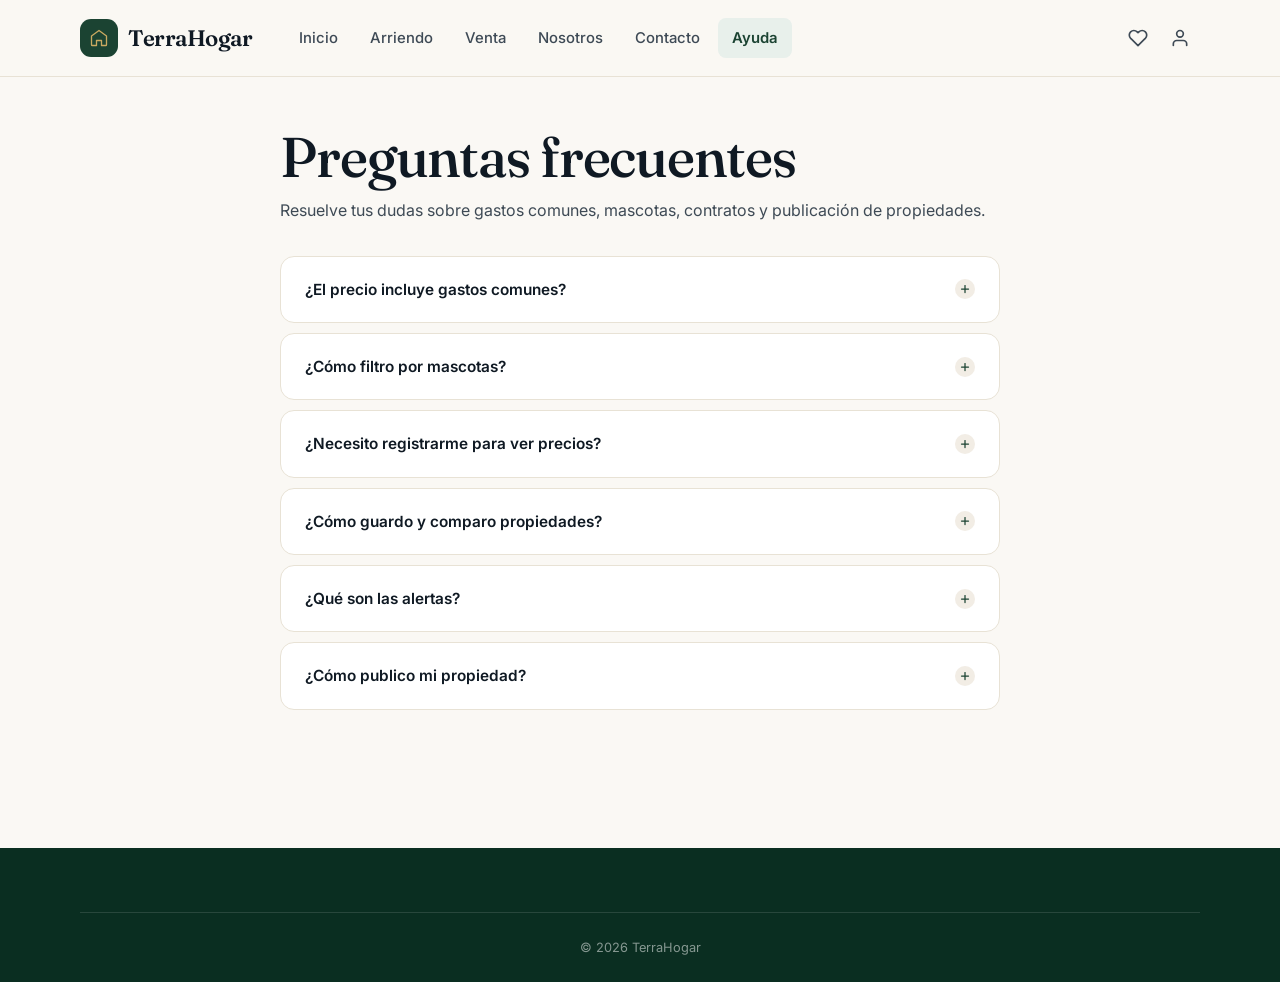
<file: ayuda.html>
<!DOCTYPE html>
<html lang="es">
<head>
  <meta charset="UTF-8" />
  <meta name="viewport" content="width=device-width, initial-scale=1.0" />
  <title>Ayuda — TerraHogar</title>
  <meta name="theme-color" content="#1B4332" />
  <link rel="preconnect" href="https://fonts.googleapis.com" />
  <link rel="preconnect" href="https://fonts.gstatic.com" crossorigin />
  <link href="https://fonts.googleapis.com/css2?family=Fraunces:opsz,wght@9..144,400;9..144,500;9..144,600;9..144,700&family=Inter:wght@400;500;600;700&display=swap" rel="stylesheet" />
  <link rel="stylesheet" href="css/styles.css" />
  <link rel="icon" href="data:image/svg+xml,<svg xmlns='http://www.w3.org/2000/svg' viewBox='0 0 24 24' fill='%231B4332'><path d='M3 9l9-7 9 7v11a2 2 0 01-2 2H5a2 2 0 01-2-2z'/></svg>" />
</head>
<body>

  <a class="skip-link" href="#main-content">Saltar al contenido principal</a>

  <header class="site-header">
    <div class="container header-inner">
      <a href="index.html" class="logo" aria-label="TerraHogar, ir al inicio">
        <span class="logo-mark" aria-hidden="true"><svg viewBox="0 0 24 24" fill="none" stroke="currentColor" stroke-width="1.6" stroke-linecap="round" stroke-linejoin="round"><path d="M3 9.5L12 3l9 6.5V20a1 1 0 0 1-1 1h-5v-6h-6v6H4a1 1 0 0 1-1-1V9.5z"/></svg></span>
        <span class="logo-text">TerraHogar</span>
      </a>
      <nav class="nav-main" aria-label="Navegación principal">
        <a href="index.html">Inicio</a>
        <a href="listado.html?op=arriendo">Arriendo</a>
        <a href="listado.html?op=venta">Venta</a>
        <a href="nosotros.html">Nosotros</a>
        <a href="contacto.html">Contacto</a>
        <a href="ayuda.html">Ayuda</a>
      </nav>
      <div class="header-actions">
        <a href="favoritos.html" class="icon-btn" aria-label="Ver favoritos">
          <svg viewBox="0 0 24 24" fill="none" stroke="currentColor" stroke-width="2" stroke-linecap="round" stroke-linejoin="round" aria-hidden="true"><path d="M20.84 4.61a5.5 5.5 0 0 0-7.78 0L12 5.67l-1.06-1.06a5.5 5.5 0 0 0-7.78 7.78l1.06 1.06L12 21.23l7.78-7.78 1.06-1.06a5.5 5.5 0 0 0 0-7.78z"/></svg>
          <span class="badge-fav" aria-live="polite">0</span>
        </a>
        <a href="cuenta.html" class="icon-btn" aria-label="Mi cuenta">
          <svg viewBox="0 0 24 24" fill="none" stroke="currentColor" stroke-width="2" stroke-linecap="round" stroke-linejoin="round" aria-hidden="true"><path d="M20 21v-2a4 4 0 0 0-4-4H8a4 4 0 0 0-4 4v2"/><circle cx="12" cy="7" r="4"/></svg>
        </a>
        <button class="menu-toggle" aria-label="Abrir menú" aria-expanded="false" aria-controls="nav-main">
          <svg viewBox="0 0 24 24" fill="none" stroke="currentColor" stroke-width="2" stroke-linecap="round" stroke-linejoin="round" aria-hidden="true"><line x1="4" y1="6" x2="20" y2="6"/><line x1="4" y1="12" x2="20" y2="12"/><line x1="4" y1="18" x2="20" y2="18"/></svg>
        </button>
      </div>
    </div>
  </header>

  <main id="main-content" class="container" style="padding-top:48px;padding-bottom:64px;max-width:800px;">
    <h1>Preguntas frecuentes</h1>
    <p style="color:var(--ink-2);margin:8px 0 32px;">Resuelve tus dudas sobre gastos comunes, mascotas, contratos y publicación de propiedades.</p>

    <details class="faq-item"><summary>¿El precio incluye gastos comunes?</summary><p>No. Mostramos el precio de arriendo y, aparte, los gastos comunes. En la ficha ves el costo total mensual estimado para que no haya sorpresas.</p></details>
    <details class="faq-item"><summary>¿Cómo filtro por mascotas?</summary><p>En el listado, activa la casilla "Permiten mascotas" en la sección de condiciones. También verás el ícono de huella en las tarjetas compatibles.</p></details>
    <details class="faq-item"><summary>¿Necesito registrarme para ver precios?</summary><p>No. Todos los precios y detalles están visibles sin registro. Solo necesitas una cuenta si quieres sincronizar tus favoritos entre dispositivos.</p></details>
    <details class="faq-item"><summary>¿Cómo guardo y comparo propiedades?</summary><p>Usa el corazón en cualquier tarjeta. Ve a "Favoritos" y marca hasta 4 propiedades para compararlas lado a lado.</p></details>
    <details class="faq-item"><summary>¿Qué son las alertas?</summary><p>Son notificaciones que te enviamos por correo o WhatsApp cuando aparece una propiedad que coincide con una búsqueda que guardaste.</p></details>
    <details class="faq-item"><summary>¿Cómo publico mi propiedad?</summary><p>Contáctanos desde la página de <a href="contacto.html" style="color:var(--primary);text-decoration:underline;">Contacto</a> y un asesor te guiará en el proceso de publicación.</p></details>
  </main>

  <nav class="bottom-nav" aria-label="Navegación móvil">
    <ul>
      <li><a href="index.html"><span class="nav-icon" aria-hidden="true"><svg viewBox="0 0 24 24" fill="none" stroke="currentColor" stroke-width="2" stroke-linecap="round" stroke-linejoin="round"><path d="M3 9l9-7 9 7v11a2 2 0 0 1-2 2H5a2 2 0 0 1-2-2z"/></svg></span><span>Inicio</span></a></li>
      <li><a href="listado.html?op=arriendo"><span class="nav-icon" aria-hidden="true"><svg viewBox="0 0 24 24" fill="none" stroke="currentColor" stroke-width="2" stroke-linecap="round" stroke-linejoin="round"><circle cx="7.5" cy="15.5" r="5.5"/><path d="m21 2-9.6 9.6"/><path d="m15.5 7.5 3 3L22 7l-3-3"/></svg></span><span>Arriendo</span></a></li>
      <li><a href="listado.html?op=venta"><span class="nav-icon" aria-hidden="true"><svg viewBox="0 0 24 24" fill="none" stroke="currentColor" stroke-width="2" stroke-linecap="round" stroke-linejoin="round"><path d="M3 9l9-7 9 7v11a2 2 0 0 1-2 2H5a2 2 0 0 1-2-2z"/><polyline points="9 22 9 12 15 12 15 22"/></svg></span><span>Venta</span></a></li>
      <li><a href="favoritos.html"><span class="nav-icon" aria-hidden="true"><svg viewBox="0 0 24 24" fill="none" stroke="currentColor" stroke-width="2" stroke-linecap="round" stroke-linejoin="round"><path d="M20.84 4.61a5.5 5.5 0 0 0-7.78 0L12 5.67l-1.06-1.06a5.5 5.5 0 0 0-7.78 7.78l1.06 1.06L12 21.23l7.78-7.78 1.06-1.06a5.5 5.5 0 0 0 0-7.78z"/></svg></span><span>Favoritos</span><span class="badge-fav" aria-live="polite">0</span></a></li>
      <li><a href="cuenta.html"><span class="nav-icon" aria-hidden="true"><svg viewBox="0 0 24 24" fill="none" stroke="currentColor" stroke-width="2" stroke-linecap="round" stroke-linejoin="round"><path d="M20 21v-2a4 4 0 0 0-4-4H8a4 4 0 0 0-4 4v2"/><circle cx="12" cy="7" r="4"/></svg></span><span>Cuenta</span></a></li>
    </ul>
  </nav>

  <footer class="site-footer">
    <div class="container"><div class="copy">© 2026 TerraHogar</div></div>
  </footer>

  <script src="js/data.js"></script>
  <script src="js/app.js"></script>
</body>
</html>
</file>
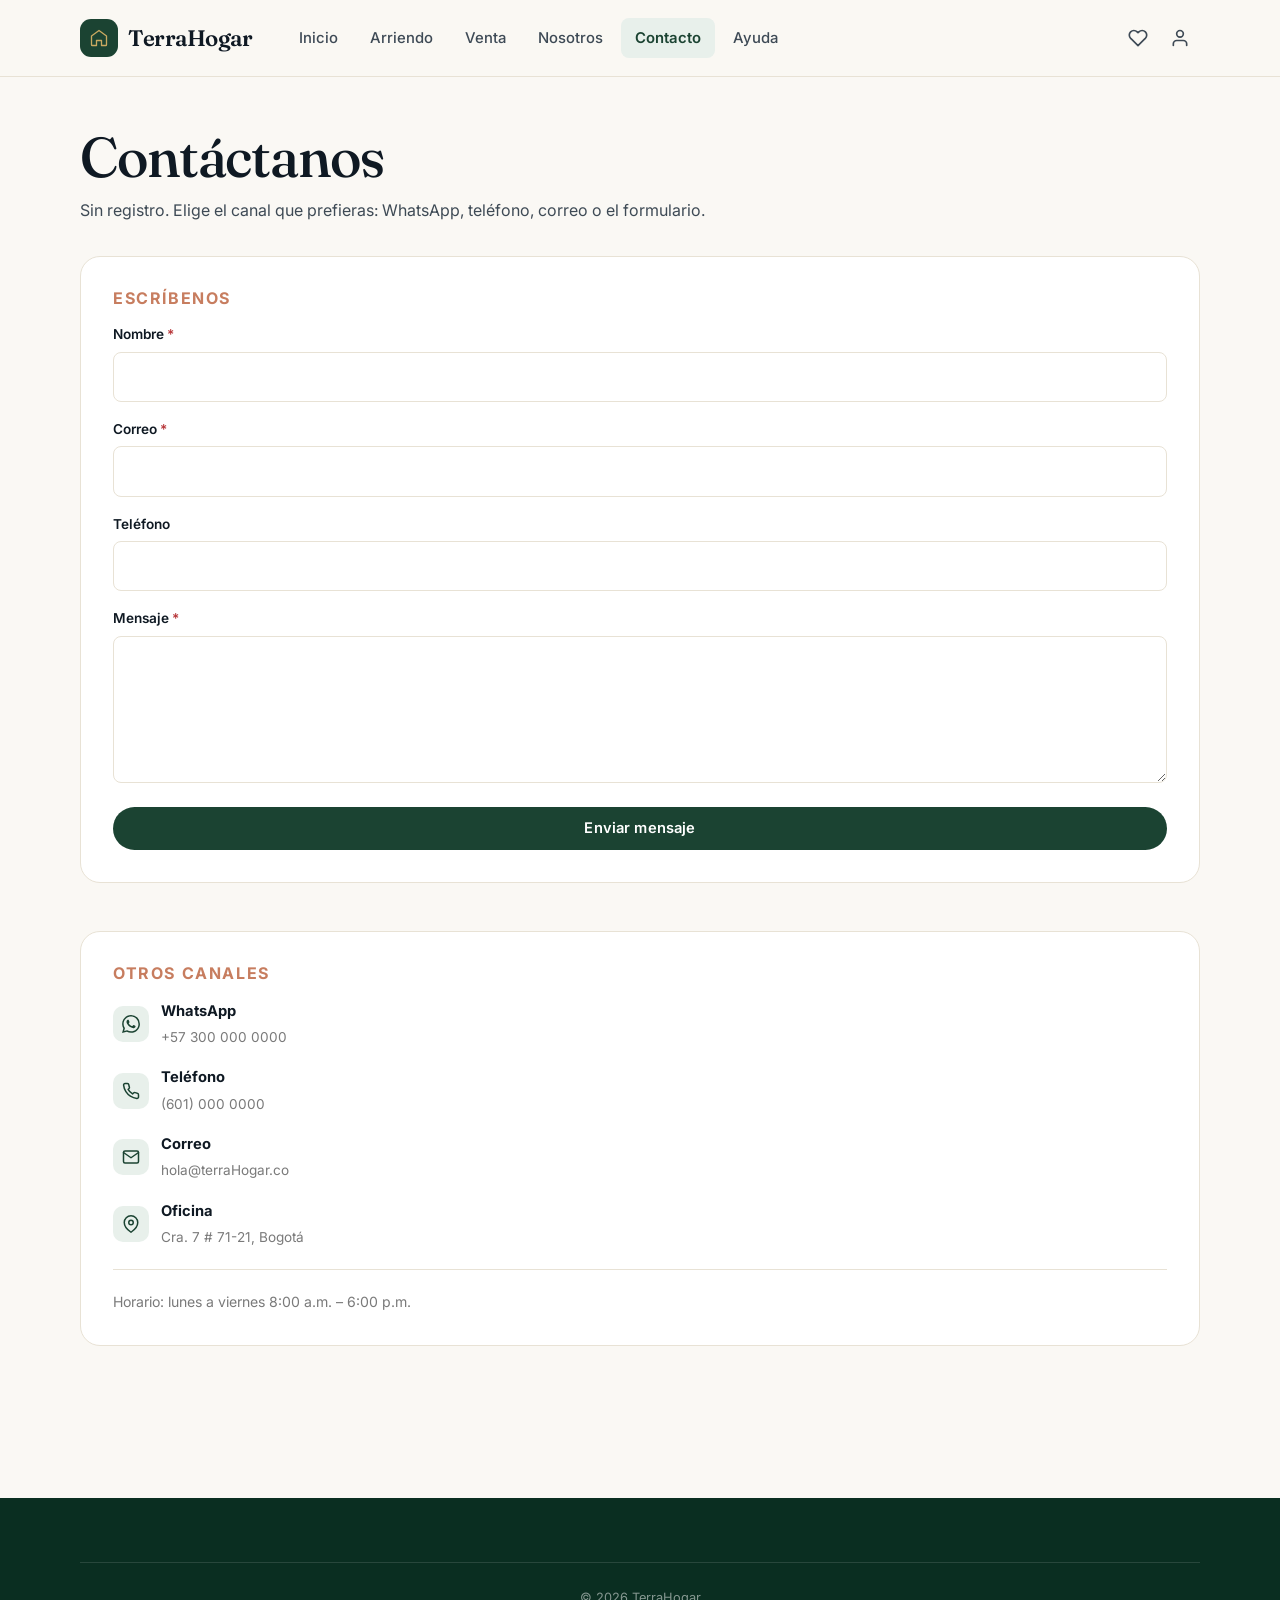
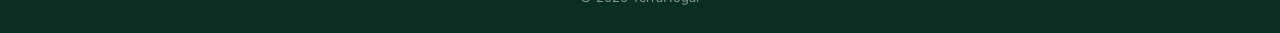
<file: contacto.html>
<!DOCTYPE html>
<html lang="es">
<head>
  <meta charset="UTF-8" />
  <meta name="viewport" content="width=device-width, initial-scale=1.0" />
  <title>Contacto — TerraHogar</title>
  <meta name="theme-color" content="#1B4332" />
  <link rel="preconnect" href="https://fonts.googleapis.com" />
  <link rel="preconnect" href="https://fonts.gstatic.com" crossorigin />
  <link href="https://fonts.googleapis.com/css2?family=Fraunces:opsz,wght@9..144,400;9..144,500;9..144,600;9..144,700&family=Inter:wght@400;500;600;700&display=swap" rel="stylesheet" />
  <link rel="stylesheet" href="css/styles.css" />
  <link rel="icon" href="data:image/svg+xml,<svg xmlns='http://www.w3.org/2000/svg' viewBox='0 0 24 24' fill='%231B4332'><path d='M3 9l9-7 9 7v11a2 2 0 01-2 2H5a2 2 0 01-2-2z'/></svg>" />
</head>
<body>

  <a class="skip-link" href="#main-content">Saltar al contenido principal</a>

  <header class="site-header">
    <div class="container header-inner">
      <a href="index.html" class="logo" aria-label="TerraHogar, ir al inicio">
        <span class="logo-mark" aria-hidden="true"><svg viewBox="0 0 24 24" fill="none" stroke="currentColor" stroke-width="1.6" stroke-linecap="round" stroke-linejoin="round"><path d="M3 9.5L12 3l9 6.5V20a1 1 0 0 1-1 1h-5v-6h-6v6H4a1 1 0 0 1-1-1V9.5z"/></svg></span>
        <span class="logo-text">TerraHogar</span>
      </a>
      <nav class="nav-main" aria-label="Navegación principal">
        <a href="index.html">Inicio</a>
        <a href="listado.html?op=arriendo">Arriendo</a>
        <a href="listado.html?op=venta">Venta</a>
        <a href="nosotros.html">Nosotros</a>
        <a href="contacto.html">Contacto</a>
        <a href="ayuda.html">Ayuda</a>
      </nav>
      <div class="header-actions">
        <a href="favoritos.html" class="icon-btn" aria-label="Ver favoritos">
          <svg viewBox="0 0 24 24" fill="none" stroke="currentColor" stroke-width="2" stroke-linecap="round" stroke-linejoin="round" aria-hidden="true"><path d="M20.84 4.61a5.5 5.5 0 0 0-7.78 0L12 5.67l-1.06-1.06a5.5 5.5 0 0 0-7.78 7.78l1.06 1.06L12 21.23l7.78-7.78 1.06-1.06a5.5 5.5 0 0 0 0-7.78z"/></svg>
          <span class="badge-fav" aria-live="polite">0</span>
        </a>
        <a href="cuenta.html" class="icon-btn" aria-label="Mi cuenta">
          <svg viewBox="0 0 24 24" fill="none" stroke="currentColor" stroke-width="2" stroke-linecap="round" stroke-linejoin="round" aria-hidden="true"><path d="M20 21v-2a4 4 0 0 0-4-4H8a4 4 0 0 0-4 4v2"/><circle cx="12" cy="7" r="4"/></svg>
        </a>
        <button class="menu-toggle" aria-label="Abrir menú" aria-expanded="false" aria-controls="nav-main">
          <svg viewBox="0 0 24 24" fill="none" stroke="currentColor" stroke-width="2" stroke-linecap="round" stroke-linejoin="round" aria-hidden="true"><line x1="4" y1="6" x2="20" y2="6"/><line x1="4" y1="12" x2="20" y2="12"/><line x1="4" y1="18" x2="20" y2="18"/></svg>
        </button>
      </div>
    </div>
  </header>

  <main id="main-content" class="container" style="padding-top:48px;padding-bottom:64px;">
    <div style="max-width:640px;margin-bottom:32px;">
      <h1>Contáctanos</h1>
      <p style="color:var(--ink-2);margin-top:8px;">Sin registro. Elige el canal que prefieras: WhatsApp, teléfono, correo o el formulario.</p>
    </div>

    <div style="display:grid;gap:24px;grid-template-columns:1fr;" class="contact-grid">
      <div class="panel-card">
        <h2 style="font-family:var(--font-sans);font-size:1rem;font-weight:700;text-transform:uppercase;letter-spacing:.1em;color:var(--accent);margin-bottom:16px;">Escríbenos</h2>
        <form onsubmit="event.preventDefault(); toast('Mensaje enviado. Te responderemos pronto.'); this.reset();">
          <div class="form-field"><label for="c-nombre">Nombre <span class="req">*</span></label><input id="c-nombre" required /></div>
          <div class="form-field"><label for="c-correo">Correo <span class="req">*</span></label><input id="c-correo" type="email" required /></div>
          <div class="form-field"><label for="c-tel">Teléfono</label><input id="c-tel" type="tel" /></div>
          <div class="form-field"><label for="c-msg">Mensaje <span class="req">*</span></label><textarea id="c-msg" rows="5" required></textarea></div>
          <button class="btn btn-primary btn-block" type="submit">Enviar mensaje</button>
        </form>
      </div>

      <div class="panel-card">
        <h2 style="font-family:var(--font-sans);font-size:1rem;font-weight:700;text-transform:uppercase;letter-spacing:.1em;color:var(--accent);margin-bottom:16px;">Otros canales</h2>
        <div style="display:flex;flex-direction:column;gap:16px;">
          <div style="display:flex;gap:12px;align-items:center;">
            <div style="width:36px;height:36px;border-radius:10px;background:var(--primary-light);color:var(--primary);display:grid;place-items:center;flex-shrink:0;">
              <svg viewBox="0 0 24 24" fill="currentColor" style="width:18px;height:18px;"><path d="M17.472 14.382c-.297-.149-1.758-.867-2.03-.967-.273-.099-.471-.148-.67.15-.197.297-.767.966-.94 1.164-.173.199-.347.223-.644.075-.297-.15-1.255-.463-2.39-1.475-.883-.788-1.48-1.761-1.653-2.059-.173-.297-.018-.458.13-.606.134-.133.298-.347.446-.52.149-.174.198-.298.298-.497.099-.198.05-.371-.025-.52-.075-.149-.669-1.612-.916-2.207-.242-.579-.487-.5-.669-.51-.173-.008-.371-.01-.57-.01-.198 0-.52.074-.792.372-.272.297-1.04 1.016-1.04 2.479 0 1.462 1.065 2.875 1.213 3.074.149.198 2.096 3.2 5.077 4.487.709.306 1.262.489 1.694.625.712.227 1.36.195 1.871.118.571-.085 1.758-.719 2.006-1.413.248-.694.248-1.289.173-1.413-.074-.124-.272-.198-.57-.347m-5.421 7.403h-.004a9.87 9.87 0 01-5.031-1.378l-.361-.214-3.741.982.998-3.648-.235-.374a9.86 9.86 0 01-1.51-5.26c.001-5.45 4.436-9.884 9.888-9.884 2.64 0 5.122 1.03 6.988 2.898a9.825 9.825 0 012.893 6.994c-.003 5.45-4.437 9.884-9.885 9.884m8.413-18.297A11.815 11.815 0 0012.05 0C5.495 0 .16 5.335.157 11.892c0 2.096.547 4.142 1.588 5.945L.057 24l6.305-1.654a11.882 11.882 0 005.683 1.448h.005c6.554 0 11.89-5.335 11.893-11.893a11.821 11.821 0 00-3.48-8.413z"/></svg>
            </div>
            <div><strong style="display:block;font-size:.92rem;">WhatsApp</strong><span style="font-size:.85rem;color:var(--muted);">+57 300 000 0000</span></div>
          </div>
          <div style="display:flex;gap:12px;align-items:center;">
            <div style="width:36px;height:36px;border-radius:10px;background:var(--primary-light);color:var(--primary);display:grid;place-items:center;flex-shrink:0;">
              <svg viewBox="0 0 24 24" fill="none" stroke="currentColor" stroke-width="2" stroke-linecap="round" stroke-linejoin="round" style="width:18px;height:18px;"><path d="M22 16.92v3a2 2 0 0 1-2.18 2 19.79 19.79 0 0 1-8.63-3.07 19.5 19.5 0 0 1-6-6 19.79 19.79 0 0 1-3.07-8.67A2 2 0 0 1 4.11 2h3a2 2 0 0 1 2 1.72 12.84 12.84 0 0 0 .7 2.81 2 2 0 0 1-.45 2.11L8.09 9.91a16 16 0 0 0 6 6l1.27-1.27a2 2 0 0 1 2.11-.45 12.84 12.84 0 0 0 2.81.7A2 2 0 0 1 22 16.92z"/></svg>
            </div>
            <div><strong style="display:block;font-size:.92rem;">Teléfono</strong><span style="font-size:.85rem;color:var(--muted);">(601) 000 0000</span></div>
          </div>
          <div style="display:flex;gap:12px;align-items:center;">
            <div style="width:36px;height:36px;border-radius:10px;background:var(--primary-light);color:var(--primary);display:grid;place-items:center;flex-shrink:0;">
              <svg viewBox="0 0 24 24" fill="none" stroke="currentColor" stroke-width="2" stroke-linecap="round" stroke-linejoin="round" style="width:18px;height:18px;"><path d="M4 4h16c1.1 0 2 .9 2 2v12c0 1.1-.9 2-2 2H4c-1.1 0-2-.9-2-2V6c0-1.1.9-2 2-2z"/><polyline points="22,6 12,13 2,6"/></svg>
            </div>
            <div><strong style="display:block;font-size:.92rem;">Correo</strong><span style="font-size:.85rem;color:var(--muted);">hola@terraHogar.co</span></div>
          </div>
          <div style="display:flex;gap:12px;align-items:center;">
            <div style="width:36px;height:36px;border-radius:10px;background:var(--primary-light);color:var(--primary);display:grid;place-items:center;flex-shrink:0;">
              <svg viewBox="0 0 24 24" fill="none" stroke="currentColor" stroke-width="2" stroke-linecap="round" stroke-linejoin="round" style="width:18px;height:18px;"><path d="M21 10c0 7-9 13-9 13s-9-6-9-13a9 9 0 0 1 18 0z"/><circle cx="12" cy="10" r="3"/></svg>
            </div>
            <div><strong style="display:block;font-size:.92rem;">Oficina</strong><span style="font-size:.85rem;color:var(--muted);">Cra. 7 # 71-21, Bogotá</span></div>
          </div>
        </div>
        <hr style="border:none;border-top:1px solid var(--border);margin:20px 0;" />
        <p style="color:var(--muted);font-size:.88rem;">Horario: lunes a viernes 8:00 a.m. – 6:00 p.m.</p>
      </div>
    </div>
  </main>

  <nav class="bottom-nav" aria-label="Navegación móvil">
    <ul>
      <li><a href="index.html"><span class="nav-icon" aria-hidden="true"><svg viewBox="0 0 24 24" fill="none" stroke="currentColor" stroke-width="2" stroke-linecap="round" stroke-linejoin="round"><path d="M3 9l9-7 9 7v11a2 2 0 0 1-2 2H5a2 2 0 0 1-2-2z"/></svg></span><span>Inicio</span></a></li>
      <li><a href="listado.html?op=arriendo"><span class="nav-icon" aria-hidden="true"><svg viewBox="0 0 24 24" fill="none" stroke="currentColor" stroke-width="2" stroke-linecap="round" stroke-linejoin="round"><circle cx="7.5" cy="15.5" r="5.5"/><path d="m21 2-9.6 9.6"/><path d="m15.5 7.5 3 3L22 7l-3-3"/></svg></span><span>Arriendo</span></a></li>
      <li><a href="listado.html?op=venta"><span class="nav-icon" aria-hidden="true"><svg viewBox="0 0 24 24" fill="none" stroke="currentColor" stroke-width="2" stroke-linecap="round" stroke-linejoin="round"><path d="M3 9l9-7 9 7v11a2 2 0 0 1-2 2H5a2 2 0 0 1-2-2z"/><polyline points="9 22 9 12 15 12 15 22"/></svg></span><span>Venta</span></a></li>
      <li><a href="favoritos.html"><span class="nav-icon" aria-hidden="true"><svg viewBox="0 0 24 24" fill="none" stroke="currentColor" stroke-width="2" stroke-linecap="round" stroke-linejoin="round"><path d="M20.84 4.61a5.5 5.5 0 0 0-7.78 0L12 5.67l-1.06-1.06a5.5 5.5 0 0 0-7.78 7.78l1.06 1.06L12 21.23l7.78-7.78 1.06-1.06a5.5 5.5 0 0 0 0-7.78z"/></svg></span><span>Favoritos</span><span class="badge-fav" aria-live="polite">0</span></a></li>
      <li><a href="cuenta.html"><span class="nav-icon" aria-hidden="true"><svg viewBox="0 0 24 24" fill="none" stroke="currentColor" stroke-width="2" stroke-linecap="round" stroke-linejoin="round"><path d="M20 21v-2a4 4 0 0 0-4-4H8a4 4 0 0 0-4 4v2"/><circle cx="12" cy="7" r="4"/></svg></span><span>Cuenta</span></a></li>
    </ul>
  </nav>

  <footer class="site-footer">
    <div class="container"><div class="copy">© 2026 TerraHogar</div></div>
  </footer>

  <script src="js/data.js"></script>
  <script src="js/app.js"></script>
</body>
</html>
</file>
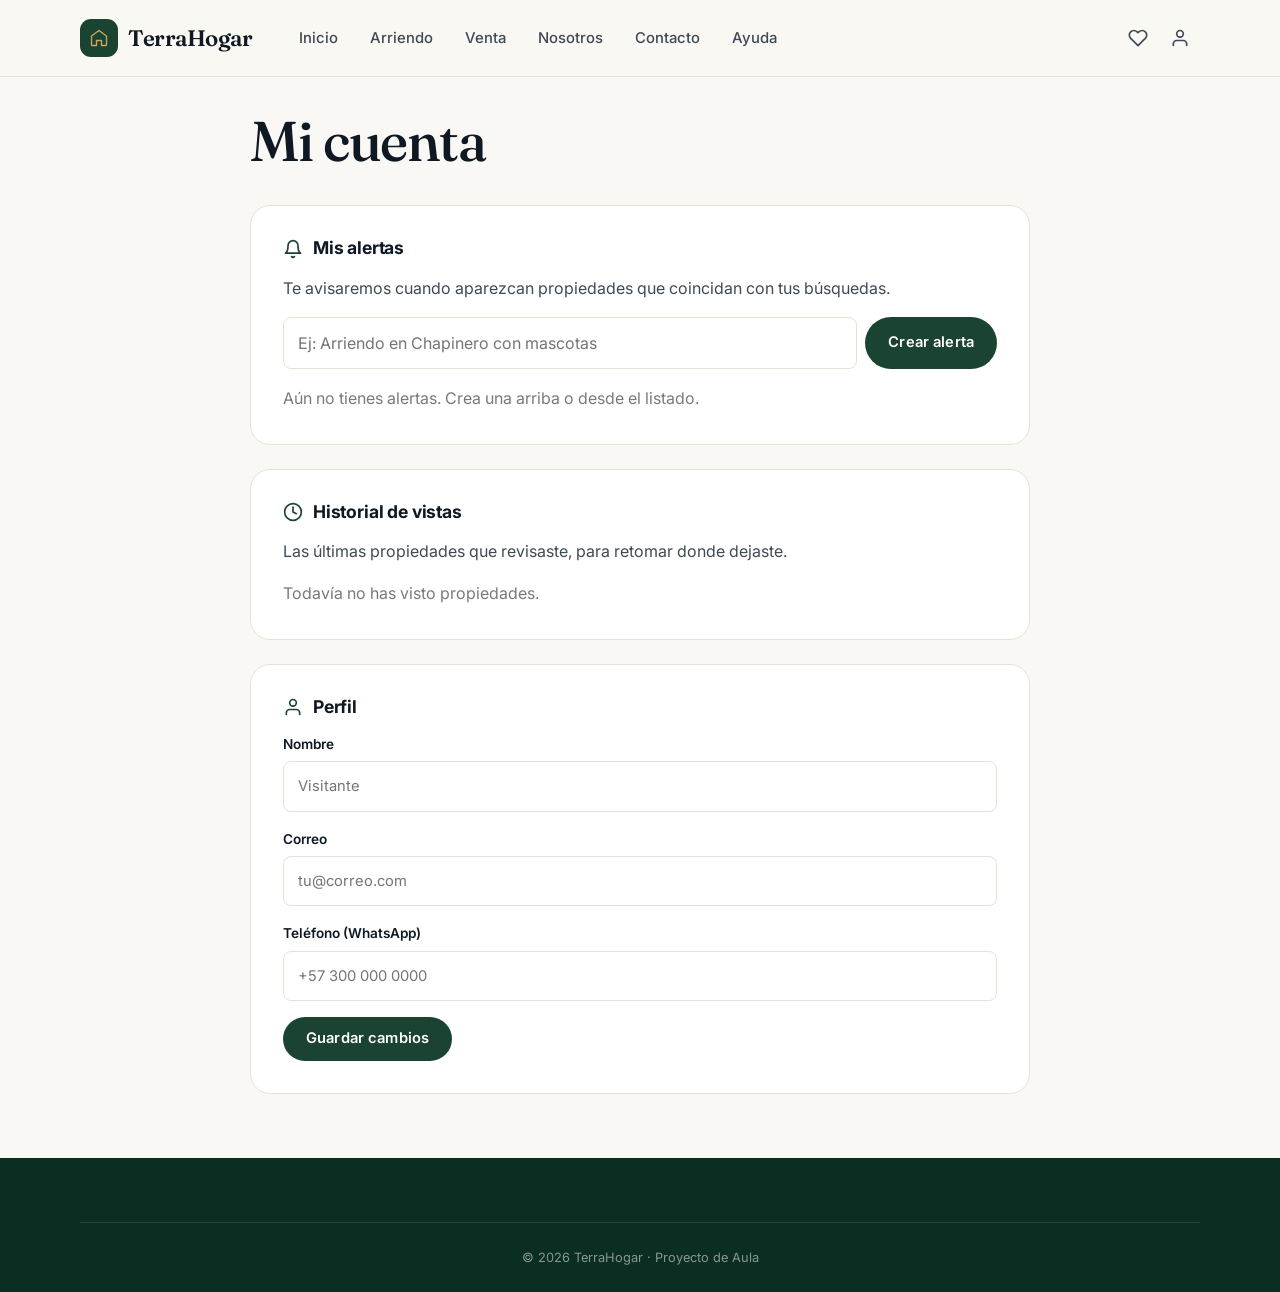
<file: cuenta.html>
<!DOCTYPE html>
<html lang="es">
<head>
  <meta charset="UTF-8" />
  <meta name="viewport" content="width=device-width, initial-scale=1.0" />
  <title>Mi cuenta — TerraHogar</title>
  <meta name="theme-color" content="#1B4332" />
  <link rel="preconnect" href="https://fonts.googleapis.com" />
  <link rel="preconnect" href="https://fonts.gstatic.com" crossorigin />
  <link href="https://fonts.googleapis.com/css2?family=Fraunces:opsz,wght@9..144,400;9..144,500;9..144,600;9..144,700&family=Inter:wght@400;500;600;700&display=swap" rel="stylesheet" />
  <link rel="stylesheet" href="css/styles.css" />
  <link rel="icon" href="data:image/svg+xml,<svg xmlns='http://www.w3.org/2000/svg' viewBox='0 0 24 24' fill='%231B4332'><path d='M3 9l9-7 9 7v11a2 2 0 01-2 2H5a2 2 0 01-2-2z'/></svg>" />
</head>
<body>

  <a class="skip-link" href="#main-content">Saltar al contenido principal</a>

  <header class="site-header">
    <div class="container header-inner">
      <a href="index.html" class="logo" aria-label="TerraHogar, ir al inicio">
        <span class="logo-mark" aria-hidden="true"><svg viewBox="0 0 24 24" fill="none" stroke="currentColor" stroke-width="1.6" stroke-linecap="round" stroke-linejoin="round"><path d="M3 9.5L12 3l9 6.5V20a1 1 0 0 1-1 1h-5v-6h-6v6H4a1 1 0 0 1-1-1V9.5z"/></svg></span>
        <span class="logo-text">TerraHogar</span>
      </a>
      <nav class="nav-main" aria-label="Navegación principal">
        <a href="index.html">Inicio</a>
        <a href="listado.html?op=arriendo">Arriendo</a>
        <a href="listado.html?op=venta">Venta</a>
        <a href="nosotros.html">Nosotros</a>
        <a href="contacto.html">Contacto</a>
        <a href="ayuda.html">Ayuda</a>
      </nav>
      <div class="header-actions">
        <a href="favoritos.html" class="icon-btn" aria-label="Ver favoritos">
          <svg viewBox="0 0 24 24" fill="none" stroke="currentColor" stroke-width="2" stroke-linecap="round" stroke-linejoin="round" aria-hidden="true"><path d="M20.84 4.61a5.5 5.5 0 0 0-7.78 0L12 5.67l-1.06-1.06a5.5 5.5 0 0 0-7.78 7.78l1.06 1.06L12 21.23l7.78-7.78 1.06-1.06a5.5 5.5 0 0 0 0-7.78z"/></svg>
          <span class="badge-fav" aria-live="polite">0</span>
        </a>
        <a href="cuenta.html" class="icon-btn" aria-label="Mi cuenta">
          <svg viewBox="0 0 24 24" fill="none" stroke="currentColor" stroke-width="2" stroke-linecap="round" stroke-linejoin="round" aria-hidden="true"><path d="M20 21v-2a4 4 0 0 0-4-4H8a4 4 0 0 0-4 4v2"/><circle cx="12" cy="7" r="4"/></svg>
        </a>
        <button class="menu-toggle" aria-label="Abrir menú" aria-expanded="false" aria-controls="nav-main">
          <svg viewBox="0 0 24 24" fill="none" stroke="currentColor" stroke-width="2" stroke-linecap="round" stroke-linejoin="round" aria-hidden="true"><line x1="4" y1="6" x2="20" y2="6"/><line x1="4" y1="12" x2="20" y2="12"/><line x1="4" y1="18" x2="20" y2="18"/></svg>
        </button>
      </div>
    </div>
  </header>

  <main id="main-content" class="container" style="padding-top:32px;max-width:860px;">
    <h1 style="margin-bottom:32px;">Mi cuenta</h1>

    <section class="panel-card" id="alertas">
      <h2>
        <svg viewBox="0 0 24 24" fill="none" stroke="currentColor" stroke-width="2" stroke-linecap="round" stroke-linejoin="round"><path d="M6 8a6 6 0 0 1 12 0c0 7 3 9 3 9H3s3-2 3-9"/><path d="M10.3 21a1.94 1.94 0 0 0 3.4 0"/></svg>
        Mis alertas
      </h2>
      <p style="color:var(--ink-2);margin-bottom:16px;">Te avisaremos cuando aparezcan propiedades que coincidan con tus búsquedas.</p>
      <form id="form-alerta" style="display:flex;gap:8px;margin-bottom:16px;flex-wrap:wrap;">
        <label class="sr-only" for="alerta-texto">Descripción de la alerta</label>
        <input type="text" id="alerta-texto" placeholder="Ej: Arriendo en Chapinero con mascotas" required style="flex:1;min-width:200px;padding:12px 14px;border:1.5px solid var(--border);border-radius:8px;font-family:inherit;" />
        <button class="btn btn-primary" type="submit">Crear alerta</button>
      </form>
      <div id="lista-alertas"></div>
    </section>

    <section class="panel-card" id="historial">
      <h2>
        <svg viewBox="0 0 24 24" fill="none" stroke="currentColor" stroke-width="2" stroke-linecap="round" stroke-linejoin="round"><circle cx="12" cy="12" r="10"/><polyline points="12 6 12 12 16 14"/></svg>
        Historial de vistas
      </h2>
      <p style="color:var(--ink-2);margin-bottom:16px;">Las últimas propiedades que revisaste, para retomar donde dejaste.</p>
      <div id="lista-historial"></div>
    </section>

    <section class="panel-card">
      <h2>
        <svg viewBox="0 0 24 24" fill="none" stroke="currentColor" stroke-width="2" stroke-linecap="round" stroke-linejoin="round"><path d="M20 21v-2a4 4 0 0 0-4-4H8a4 4 0 0 0-4 4v2"/><circle cx="12" cy="7" r="4"/></svg>
        Perfil
      </h2>
      <form onsubmit="event.preventDefault(); toast('Perfil guardado');">
        <div class="form-field"><label for="perfil-nombre">Nombre</label><input id="perfil-nombre" type="text" placeholder="Visitante" /></div>
        <div class="form-field"><label for="perfil-correo">Correo</label><input id="perfil-correo" type="email" placeholder="tu@correo.com" /></div>
        <div class="form-field"><label for="perfil-tel">Teléfono (WhatsApp)</label><input id="perfil-tel" type="tel" placeholder="+57 300 000 0000" /></div>
        <button class="btn btn-primary" type="submit">Guardar cambios</button>
      </form>
    </section>
  </main>

  <nav class="bottom-nav" aria-label="Navegación móvil">
    <ul>
      <li><a href="index.html"><span class="nav-icon" aria-hidden="true"><svg viewBox="0 0 24 24" fill="none" stroke="currentColor" stroke-width="2" stroke-linecap="round" stroke-linejoin="round"><path d="M3 9l9-7 9 7v11a2 2 0 0 1-2 2H5a2 2 0 0 1-2-2z"/></svg></span><span>Inicio</span></a></li>
      <li><a href="listado.html?op=arriendo"><span class="nav-icon" aria-hidden="true"><svg viewBox="0 0 24 24" fill="none" stroke="currentColor" stroke-width="2" stroke-linecap="round" stroke-linejoin="round"><circle cx="7.5" cy="15.5" r="5.5"/><path d="m21 2-9.6 9.6"/><path d="m15.5 7.5 3 3L22 7l-3-3"/></svg></span><span>Arriendo</span></a></li>
      <li><a href="listado.html?op=venta"><span class="nav-icon" aria-hidden="true"><svg viewBox="0 0 24 24" fill="none" stroke="currentColor" stroke-width="2" stroke-linecap="round" stroke-linejoin="round"><path d="M3 9l9-7 9 7v11a2 2 0 0 1-2 2H5a2 2 0 0 1-2-2z"/><polyline points="9 22 9 12 15 12 15 22"/></svg></span><span>Venta</span></a></li>
      <li><a href="favoritos.html"><span class="nav-icon" aria-hidden="true"><svg viewBox="0 0 24 24" fill="none" stroke="currentColor" stroke-width="2" stroke-linecap="round" stroke-linejoin="round"><path d="M20.84 4.61a5.5 5.5 0 0 0-7.78 0L12 5.67l-1.06-1.06a5.5 5.5 0 0 0-7.78 7.78l1.06 1.06L12 21.23l7.78-7.78 1.06-1.06a5.5 5.5 0 0 0 0-7.78z"/></svg></span><span>Favoritos</span><span class="badge-fav" aria-live="polite">0</span></a></li>
      <li><a href="cuenta.html" aria-current="page"><span class="nav-icon" aria-hidden="true"><svg viewBox="0 0 24 24" fill="none" stroke="currentColor" stroke-width="2" stroke-linecap="round" stroke-linejoin="round"><path d="M20 21v-2a4 4 0 0 0-4-4H8a4 4 0 0 0-4 4v2"/><circle cx="12" cy="7" r="4"/></svg></span><span>Cuenta</span></a></li>
    </ul>
  </nav>

  <footer class="site-footer">
    <div class="container"><div class="copy">© 2026 TerraHogar · Proyecto de Aula</div></div>
  </footer>

  <script src="js/data.js"></script>
  <script src="js/app.js"></script>
  <script>
    function renderCuenta() {
      var al = getAlertas();
      var lista = document.getElementById("lista-alertas");
      if (al.length === 0) {
        lista.innerHTML = '<p style="color:var(--muted);">Aún no tienes alertas. Crea una arriba o desde el listado.</p>';
      } else {
        lista.innerHTML = al.map(function(a, i) {
          return '<div class="alerta-item">' +
            '<svg viewBox="0 0 24 24" fill="none" stroke="currentColor" stroke-width="2" stroke-linecap="round" stroke-linejoin="round" style="width:20px;height:20px;color:var(--primary);flex-shrink:0;"><path d="M6 8a6 6 0 0 1 12 0c0 7 3 9 3 9H3s3-2 3-9"/></svg>' +
            '<div style="flex:1;"><strong>' + a.texto + '</strong><div class="fecha">' + new Date(a.fecha).toLocaleDateString("es-CO") + '</div></div>' +
            '<button class="btn btn-outline btn-sm" data-del="' + i + '" type="button">Eliminar</button>' +
          '</div>';
        }).join("");
        lista.querySelectorAll("[data-del]").forEach(function(btn) {
          btn.addEventListener("click", function() {
            eliminarAlerta(Number(btn.dataset.del));
            renderCuenta();
            toast("Alerta eliminada");
          });
        });
      }

      var hist = getHistorial().map(function(id) { return getPropiedad(id); }).filter(Boolean);
      var listaHist = document.getElementById("lista-historial");
      if (hist.length === 0) {
        listaHist.innerHTML = '<p style="color:var(--muted);">Todavía no has visto propiedades.</p>';
      } else {
        listaHist.innerHTML = hist.map(function(p) {
          return '<div class="hist-item">' +
            '<img src="' + p.foto + '" alt="Foto de ' + p.titulo + '" />' +
            '<div class="info"><strong>' + p.titulo + '</strong><small>' + p.localidad + ' · ' + formatPrecio(p.precio) + (p.operacion === "arriendo" ? "/mes" : "") + '</small></div>' +
            '<a href="ficha.html?id=' + p.id + '" class="btn btn-outline btn-sm">Ver</a>' +
          '</div>';
        }).join("");
      }
    }

    document.getElementById("form-alerta").addEventListener("submit", function(e) {
      e.preventDefault();
      var t = document.getElementById("alerta-texto").value.trim();
      if (!t) return;
      crearAlerta(t);
      e.target.reset();
      renderCuenta();
    });

    renderCuenta();
  </script>
</body>
</html>
</file>
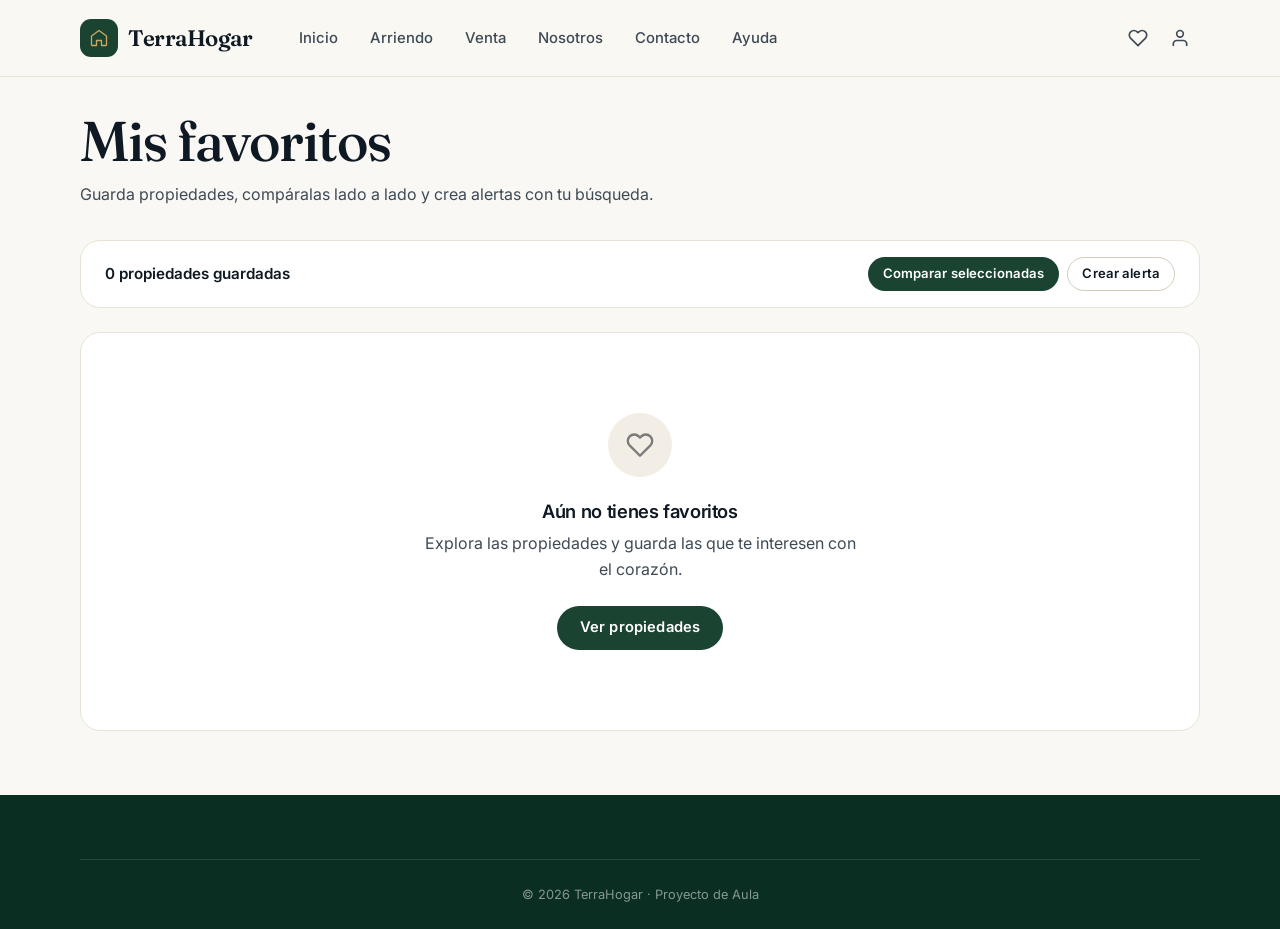
<file: favoritos.html>
<!DOCTYPE html>
<html lang="es">
<head>
  <meta charset="UTF-8" />
  <meta name="viewport" content="width=device-width, initial-scale=1.0" />
  <title>Mis favoritos — TerraHogar</title>
  <meta name="theme-color" content="#1B4332" />
  <link rel="preconnect" href="https://fonts.googleapis.com" />
  <link rel="preconnect" href="https://fonts.gstatic.com" crossorigin />
  <link href="https://fonts.googleapis.com/css2?family=Fraunces:opsz,wght@9..144,400;9..144,500;9..144,600;9..144,700&family=Inter:wght@400;500;600;700&display=swap" rel="stylesheet" />
  <link rel="stylesheet" href="css/styles.css" />
  <link rel="icon" href="data:image/svg+xml,<svg xmlns='http://www.w3.org/2000/svg' viewBox='0 0 24 24' fill='%231B4332'><path d='M3 9l9-7 9 7v11a2 2 0 01-2 2H5a2 2 0 01-2-2z'/></svg>" />
</head>
<body>

  <a class="skip-link" href="#main-content">Saltar al contenido principal</a>

  <header class="site-header">
    <div class="container header-inner">
      <a href="index.html" class="logo" aria-label="TerraHogar, ir al inicio">
        <span class="logo-mark" aria-hidden="true"><svg viewBox="0 0 24 24" fill="none" stroke="currentColor" stroke-width="1.6" stroke-linecap="round" stroke-linejoin="round"><path d="M3 9.5L12 3l9 6.5V20a1 1 0 0 1-1 1h-5v-6h-6v6H4a1 1 0 0 1-1-1V9.5z"/></svg></span>
        <span class="logo-text">TerraHogar</span>
      </a>
      <nav class="nav-main" aria-label="Navegación principal">
        <a href="index.html">Inicio</a>
        <a href="listado.html?op=arriendo">Arriendo</a>
        <a href="listado.html?op=venta">Venta</a>
        <a href="nosotros.html">Nosotros</a>
        <a href="contacto.html">Contacto</a>
        <a href="ayuda.html">Ayuda</a>
      </nav>
      <div class="header-actions">
        <a href="favoritos.html" class="icon-btn" aria-label="Ver favoritos">
          <svg viewBox="0 0 24 24" fill="none" stroke="currentColor" stroke-width="2" stroke-linecap="round" stroke-linejoin="round" aria-hidden="true"><path d="M20.84 4.61a5.5 5.5 0 0 0-7.78 0L12 5.67l-1.06-1.06a5.5 5.5 0 0 0-7.78 7.78l1.06 1.06L12 21.23l7.78-7.78 1.06-1.06a5.5 5.5 0 0 0 0-7.78z"/></svg>
          <span class="badge-fav" aria-live="polite">0</span>
        </a>
        <a href="cuenta.html" class="icon-btn" aria-label="Mi cuenta">
          <svg viewBox="0 0 24 24" fill="none" stroke="currentColor" stroke-width="2" stroke-linecap="round" stroke-linejoin="round" aria-hidden="true"><path d="M20 21v-2a4 4 0 0 0-4-4H8a4 4 0 0 0-4 4v2"/><circle cx="12" cy="7" r="4"/></svg>
        </a>
        <button class="menu-toggle" aria-label="Abrir menú" aria-expanded="false" aria-controls="nav-main">
          <svg viewBox="0 0 24 24" fill="none" stroke="currentColor" stroke-width="2" stroke-linecap="round" stroke-linejoin="round" aria-hidden="true"><line x1="4" y1="6" x2="20" y2="6"/><line x1="4" y1="12" x2="20" y2="12"/><line x1="4" y1="18" x2="20" y2="18"/></svg>
        </button>
      </div>
    </div>
  </header>

  <main id="main-content" class="container" style="padding-top:32px;">
    <h1 style="margin-bottom:8px;">Mis favoritos</h1>
    <p style="color:var(--ink-2);margin-bottom:32px;">Guarda propiedades, compáralas lado a lado y crea alertas con tu búsqueda.</p>

    <div class="fav-toolbar">
      <span class="info" id="fav-count">0 propiedades guardadas</span>
      <div class="acciones">
        <button class="btn btn-primary btn-sm" id="btn-comparar" type="button">Comparar seleccionadas</button>
        <button class="btn btn-outline btn-sm" id="btn-alerta" type="button">Crear alerta</button>
      </div>
    </div>

    <div id="fav-grid" class="grid-propiedades"></div>

    <div id="fav-vacio" class="vacio hidden">
      <div class="vacio-icon" aria-hidden="true">
        <svg viewBox="0 0 24 24" fill="none" stroke="currentColor" stroke-width="2" stroke-linecap="round" stroke-linejoin="round"><path d="M20.84 4.61a5.5 5.5 0 0 0-7.78 0L12 5.67l-1.06-1.06a5.5 5.5 0 0 0-7.78 7.78l1.06 1.06L12 21.23l7.78-7.78 1.06-1.06a5.5 5.5 0 0 0 0-7.78z"/></svg>
      </div>
      <h3>Aún no tienes favoritos</h3>
      <p>Explora las propiedades y guarda las que te interesen con el corazón.</p>
      <a href="listado.html" class="btn btn-primary">Ver propiedades</a>
    </div>

    <div id="comparador-container" class="hidden" style="margin-top:48px;">
      <h2 style="margin-bottom:16px;">Comparador</h2>
      <div class="comparador" id="comparador"></div>
    </div>
  </main>

  <nav class="bottom-nav" aria-label="Navegación móvil">
    <ul>
      <li><a href="index.html"><span class="nav-icon" aria-hidden="true"><svg viewBox="0 0 24 24" fill="none" stroke="currentColor" stroke-width="2" stroke-linecap="round" stroke-linejoin="round"><path d="M3 9l9-7 9 7v11a2 2 0 0 1-2 2H5a2 2 0 0 1-2-2z"/></svg></span><span>Inicio</span></a></li>
      <li><a href="listado.html?op=arriendo"><span class="nav-icon" aria-hidden="true"><svg viewBox="0 0 24 24" fill="none" stroke="currentColor" stroke-width="2" stroke-linecap="round" stroke-linejoin="round"><circle cx="7.5" cy="15.5" r="5.5"/><path d="m21 2-9.6 9.6"/><path d="m15.5 7.5 3 3L22 7l-3-3"/></svg></span><span>Arriendo</span></a></li>
      <li><a href="listado.html?op=venta"><span class="nav-icon" aria-hidden="true"><svg viewBox="0 0 24 24" fill="none" stroke="currentColor" stroke-width="2" stroke-linecap="round" stroke-linejoin="round"><path d="M3 9l9-7 9 7v11a2 2 0 0 1-2 2H5a2 2 0 0 1-2-2z"/><polyline points="9 22 9 12 15 12 15 22"/></svg></span><span>Venta</span></a></li>
      <li><a href="favoritos.html" aria-current="page"><span class="nav-icon" aria-hidden="true"><svg viewBox="0 0 24 24" fill="none" stroke="currentColor" stroke-width="2" stroke-linecap="round" stroke-linejoin="round"><path d="M20.84 4.61a5.5 5.5 0 0 0-7.78 0L12 5.67l-1.06-1.06a5.5 5.5 0 0 0-7.78 7.78l1.06 1.06L12 21.23l7.78-7.78 1.06-1.06a5.5 5.5 0 0 0 0-7.78z"/></svg></span><span>Favoritos</span><span class="badge-fav" aria-live="polite">0</span></a></li>
      <li><a href="cuenta.html"><span class="nav-icon" aria-hidden="true"><svg viewBox="0 0 24 24" fill="none" stroke="currentColor" stroke-width="2" stroke-linecap="round" stroke-linejoin="round"><path d="M20 21v-2a4 4 0 0 0-4-4H8a4 4 0 0 0-4 4v2"/><circle cx="12" cy="7" r="4"/></svg></span><span>Cuenta</span></a></li>
    </ul>
  </nav>

  <footer class="site-footer">
    <div class="container">
      <div class="copy">© 2026 TerraHogar · Proyecto de Aula</div>
    </div>
  </footer>

  <script src="js/data.js"></script>
  <script src="js/app.js"></script>
  <script src="js/favoritos.js"></script>
</body>
</html>
</file>
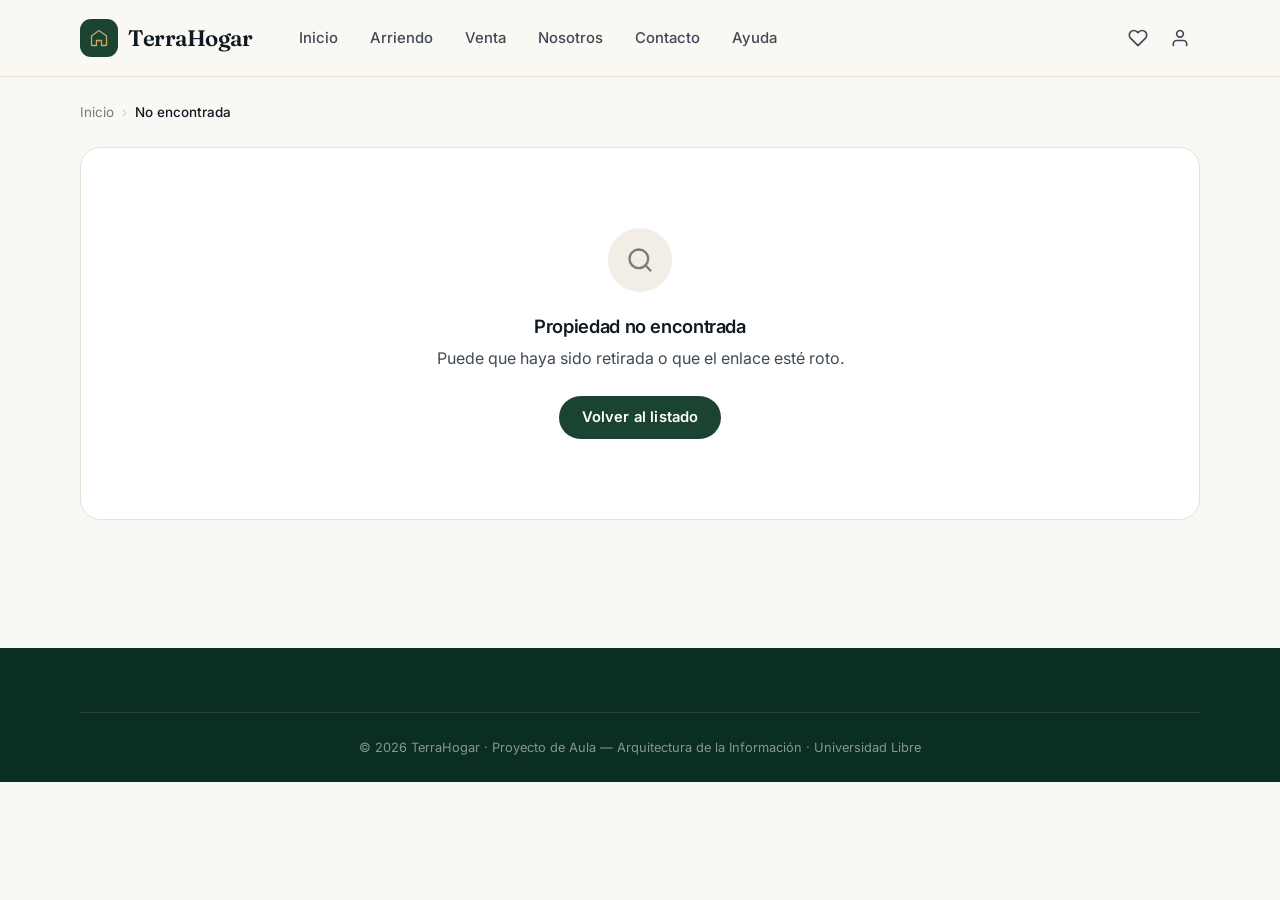
<file: ficha.html>
<!DOCTYPE html>
<html lang="es">
<head>
  <meta charset="UTF-8" />
  <meta name="viewport" content="width=device-width, initial-scale=1.0" />
  <title>Detalle de propiedad — TerraHogar</title>
  <meta name="description" content="Consulta el detalle completo, precio con gastos comunes, características y agenda una visita." />
  <meta name="theme-color" content="#1B4332" />
  <link rel="preconnect" href="https://fonts.googleapis.com" />
  <link rel="preconnect" href="https://fonts.gstatic.com" crossorigin />
  <link href="https://fonts.googleapis.com/css2?family=Fraunces:opsz,wght@9..144,400;9..144,500;9..144,600;9..144,700&family=Inter:wght@400;500;600;700&display=swap" rel="stylesheet" />
  <link rel="stylesheet" href="css/styles.css" />
  <link rel="icon" href="data:image/svg+xml,<svg xmlns='http://www.w3.org/2000/svg' viewBox='0 0 24 24' fill='%231B4332'><path d='M3 9l9-7 9 7v11a2 2 0 01-2 2H5a2 2 0 01-2-2z'/></svg>" />
</head>
<body>

  <a class="skip-link" href="#main-content">Saltar al contenido principal</a>

  <header class="site-header">
    <div class="container header-inner">
      <a href="index.html" class="logo" aria-label="TerraHogar, ir al inicio">
        <span class="logo-mark" aria-hidden="true"><svg viewBox="0 0 24 24" fill="none" stroke="currentColor" stroke-width="1.6" stroke-linecap="round" stroke-linejoin="round"><path d="M3 9.5L12 3l9 6.5V20a1 1 0 0 1-1 1h-5v-6h-6v6H4a1 1 0 0 1-1-1V9.5z"/></svg></span>
        <span class="logo-text">TerraHogar</span>
      </a>
      <nav class="nav-main" aria-label="Navegación principal">
        <a href="index.html">Inicio</a>
        <a href="listado.html?op=arriendo">Arriendo</a>
        <a href="listado.html?op=venta">Venta</a>
        <a href="nosotros.html">Nosotros</a>
        <a href="contacto.html">Contacto</a>
        <a href="ayuda.html">Ayuda</a>
      </nav>
      <div class="header-actions">
        <a href="favoritos.html" class="icon-btn" aria-label="Ver favoritos">
          <svg viewBox="0 0 24 24" fill="none" stroke="currentColor" stroke-width="2" stroke-linecap="round" stroke-linejoin="round" aria-hidden="true"><path d="M20.84 4.61a5.5 5.5 0 0 0-7.78 0L12 5.67l-1.06-1.06a5.5 5.5 0 0 0-7.78 7.78l1.06 1.06L12 21.23l7.78-7.78 1.06-1.06a5.5 5.5 0 0 0 0-7.78z"/></svg>
          <span class="badge-fav" aria-live="polite">0</span>
        </a>
        <a href="cuenta.html" class="icon-btn" aria-label="Mi cuenta">
          <svg viewBox="0 0 24 24" fill="none" stroke="currentColor" stroke-width="2" stroke-linecap="round" stroke-linejoin="round" aria-hidden="true"><path d="M20 21v-2a4 4 0 0 0-4-4H8a4 4 0 0 0-4 4v2"/><circle cx="12" cy="7" r="4"/></svg>
        </a>
        <button class="menu-toggle" aria-label="Abrir menú" aria-expanded="false" aria-controls="nav-main">
          <svg viewBox="0 0 24 24" fill="none" stroke="currentColor" stroke-width="2" stroke-linecap="round" stroke-linejoin="round" aria-hidden="true"><line x1="4" y1="6" x2="20" y2="6"/><line x1="4" y1="12" x2="20" y2="12"/><line x1="4" y1="18" x2="20" y2="18"/></svg>
        </button>
      </div>
    </div>
  </header>

  <main id="main-content" class="container">
    <nav class="migas" id="migas" aria-label="Ruta de navegación"></nav>
    <div class="ficha-grid" id="ficha-container"></div>
  </main>

  <nav class="bottom-nav" aria-label="Navegación móvil">
    <ul>
      <li><a href="index.html"><span class="nav-icon" aria-hidden="true"><svg viewBox="0 0 24 24" fill="none" stroke="currentColor" stroke-width="2" stroke-linecap="round" stroke-linejoin="round"><path d="M3 9l9-7 9 7v11a2 2 0 0 1-2 2H5a2 2 0 0 1-2-2z"/></svg></span><span>Inicio</span></a></li>
      <li><a href="listado.html?op=arriendo"><span class="nav-icon" aria-hidden="true"><svg viewBox="0 0 24 24" fill="none" stroke="currentColor" stroke-width="2" stroke-linecap="round" stroke-linejoin="round"><circle cx="7.5" cy="15.5" r="5.5"/><path d="m21 2-9.6 9.6"/><path d="m15.5 7.5 3 3L22 7l-3-3"/></svg></span><span>Arriendo</span></a></li>
      <li><a href="listado.html?op=venta"><span class="nav-icon" aria-hidden="true"><svg viewBox="0 0 24 24" fill="none" stroke="currentColor" stroke-width="2" stroke-linecap="round" stroke-linejoin="round"><path d="M3 9l9-7 9 7v11a2 2 0 0 1-2 2H5a2 2 0 0 1-2-2z"/><polyline points="9 22 9 12 15 12 15 22"/></svg></span><span>Venta</span></a></li>
      <li><a href="favoritos.html"><span class="nav-icon" aria-hidden="true"><svg viewBox="0 0 24 24" fill="none" stroke="currentColor" stroke-width="2" stroke-linecap="round" stroke-linejoin="round"><path d="M20.84 4.61a5.5 5.5 0 0 0-7.78 0L12 5.67l-1.06-1.06a5.5 5.5 0 0 0-7.78 7.78l1.06 1.06L12 21.23l7.78-7.78 1.06-1.06a5.5 5.5 0 0 0 0-7.78z"/></svg></span><span>Favoritos</span><span class="badge-fav" aria-live="polite">0</span></a></li>
      <li><a href="cuenta.html"><span class="nav-icon" aria-hidden="true"><svg viewBox="0 0 24 24" fill="none" stroke="currentColor" stroke-width="2" stroke-linecap="round" stroke-linejoin="round"><path d="M20 21v-2a4 4 0 0 0-4-4H8a4 4 0 0 0-4 4v2"/><circle cx="12" cy="7" r="4"/></svg></span><span>Cuenta</span></a></li>
    </ul>
  </nav>

  <footer class="site-footer">
    <div class="container">
      <div class="copy">© 2026 TerraHogar · Proyecto de Aula — Arquitectura de la Información · Universidad Libre</div>
    </div>
  </footer>

  <script src="js/data.js"></script>
  <script src="js/app.js"></script>
  <script src="js/ficha.js"></script>
</body>
</html>
</file>
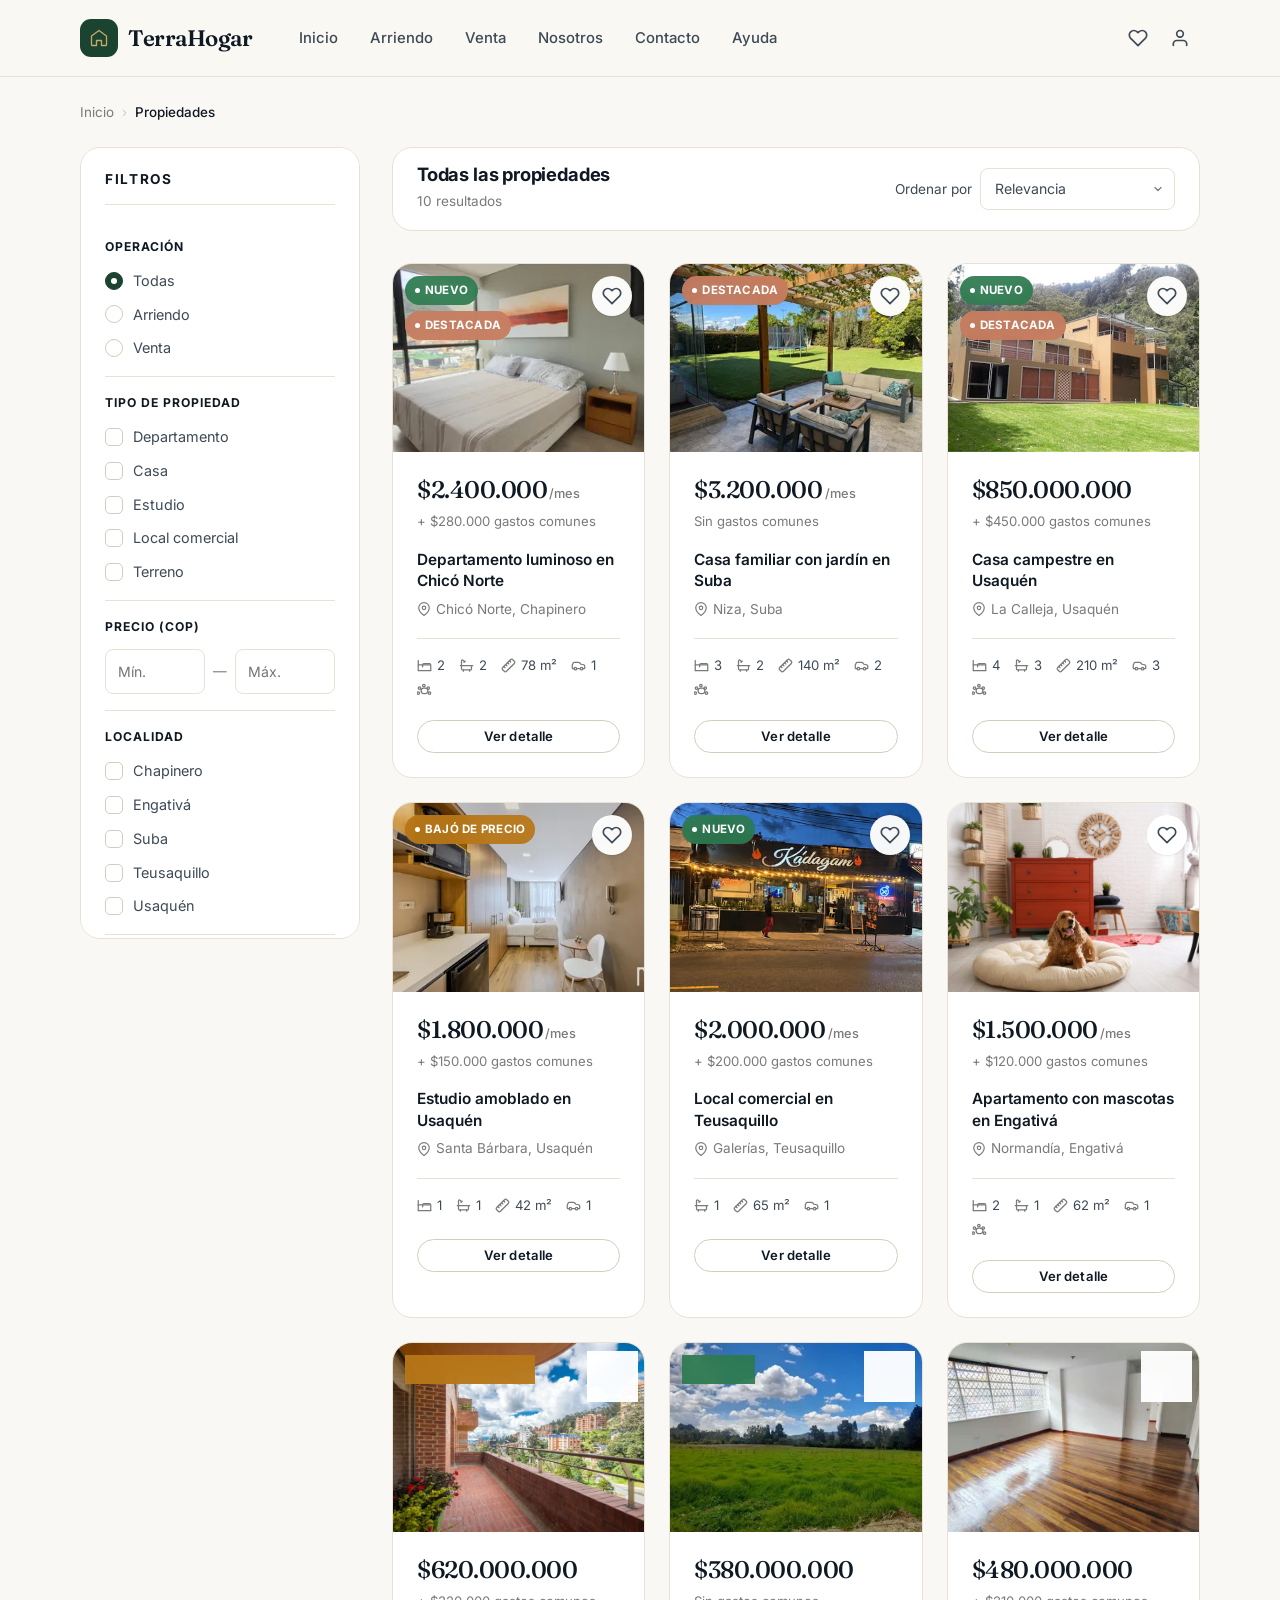
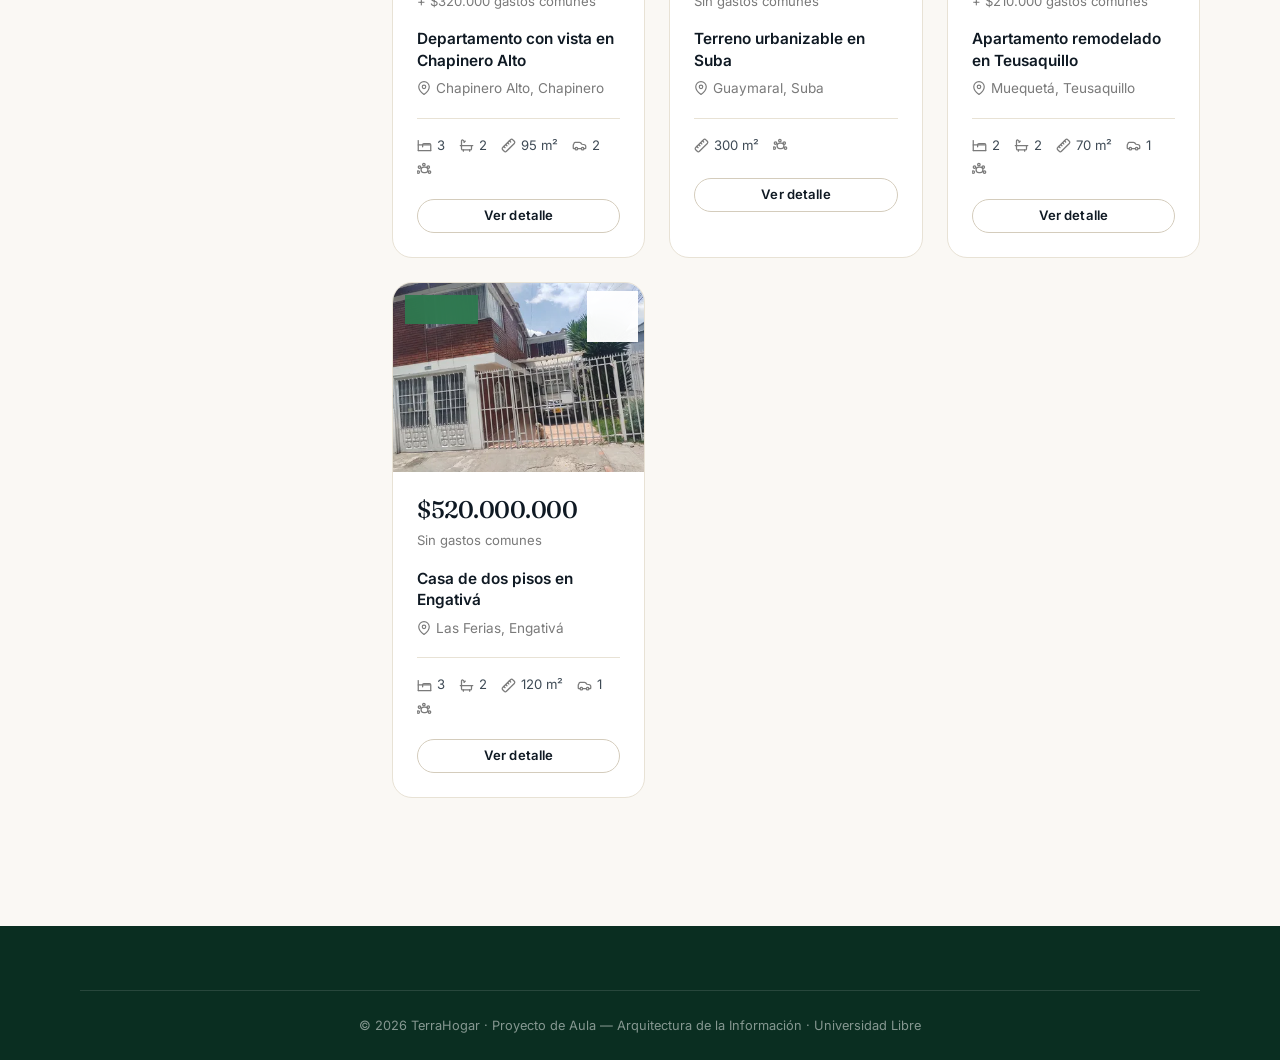
<file: listado.html>
<!DOCTYPE html>
<html lang="es">
<head>
  <meta charset="UTF-8" />
  <meta name="viewport" content="width=device-width, initial-scale=1.0" />
  <title>Propiedades — TerraHogar</title>
  <meta name="description" content="Explora propiedades en arriendo y venta en Bogotá con filtros de precio, sector, mascotas y más." />
  <meta name="theme-color" content="#1B4332" />
  <link rel="preconnect" href="https://fonts.googleapis.com" />
  <link rel="preconnect" href="https://fonts.gstatic.com" crossorigin />
  <link href="https://fonts.googleapis.com/css2?family=Fraunces:opsz,wght@9..144,400;9..144,500;9..144,600;9..144,700&family=Inter:wght@400;500;600;700&display=swap" rel="stylesheet" />
  <link rel="stylesheet" href="css/styles.css" />
  <link rel="icon" href="data:image/svg+xml,<svg xmlns='http://www.w3.org/2000/svg' viewBox='0 0 24 24' fill='%231B4332'><path d='M3 9l9-7 9 7v11a2 2 0 01-2 2H5a2 2 0 01-2-2z'/></svg>" />
</head>
<body>

  <a class="skip-link" href="#main-content">Saltar al contenido principal</a>

  <header class="site-header">
    <div class="container header-inner">
      <a href="index.html" class="logo" aria-label="TerraHogar, ir al inicio">
        <span class="logo-mark" aria-hidden="true"><svg viewBox="0 0 24 24" fill="none" stroke="currentColor" stroke-width="1.6" stroke-linecap="round" stroke-linejoin="round"><path d="M3 9.5L12 3l9 6.5V20a1 1 0 0 1-1 1h-5v-6h-6v6H4a1 1 0 0 1-1-1V9.5z"/></svg></span>
        <span class="logo-text">TerraHogar</span>
      </a>
      <nav class="nav-main" aria-label="Navegación principal">
        <a href="index.html">Inicio</a>
        <a href="listado.html?op=arriendo">Arriendo</a>
        <a href="listado.html?op=venta">Venta</a>
        <a href="nosotros.html">Nosotros</a>
        <a href="contacto.html">Contacto</a>
        <a href="ayuda.html">Ayuda</a>
      </nav>
      <div class="header-actions">
        <a href="favoritos.html" class="icon-btn" aria-label="Ver favoritos">
          <svg viewBox="0 0 24 24" fill="none" stroke="currentColor" stroke-width="2" stroke-linecap="round" stroke-linejoin="round" aria-hidden="true"><path d="M20.84 4.61a5.5 5.5 0 0 0-7.78 0L12 5.67l-1.06-1.06a5.5 5.5 0 0 0-7.78 7.78l1.06 1.06L12 21.23l7.78-7.78 1.06-1.06a5.5 5.5 0 0 0 0-7.78z"/></svg>
          <span class="badge-fav" aria-live="polite">0</span>
        </a>
        <a href="cuenta.html" class="icon-btn" aria-label="Mi cuenta">
          <svg viewBox="0 0 24 24" fill="none" stroke="currentColor" stroke-width="2" stroke-linecap="round" stroke-linejoin="round" aria-hidden="true"><path d="M20 21v-2a4 4 0 0 0-4-4H8a4 4 0 0 0-4 4v2"/><circle cx="12" cy="7" r="4"/></svg>
        </a>
        <button class="menu-toggle" aria-label="Abrir menú" aria-expanded="false" aria-controls="nav-main">
          <svg viewBox="0 0 24 24" fill="none" stroke="currentColor" stroke-width="2" stroke-linecap="round" stroke-linejoin="round" aria-hidden="true"><line x1="4" y1="6" x2="20" y2="6"/><line x1="4" y1="12" x2="20" y2="12"/><line x1="4" y1="18" x2="20" y2="18"/></svg>
        </button>
      </div>
    </div>
  </header>

  <main id="main-content" class="container">
    <nav class="migas" id="migas" aria-label="Ruta de navegación"></nav>

    <div class="listado-layout">
      <div class="filtros-backdrop" id="filtros-backdrop"></div>

      <aside class="filtros" id="filtros" aria-label="Filtros de búsqueda">
        <div class="filtros-header">
          <h2>Filtros</h2>
          <button class="filtros-close" id="filtros-close" aria-label="Cerrar filtros" type="button">
            <svg viewBox="0 0 24 24" fill="none" stroke="currentColor" stroke-width="2.5" stroke-linecap="round" stroke-linejoin="round"><line x1="18" y1="6" x2="6" y2="18"/><line x1="6" y1="6" x2="18" y2="18"/></svg>
          </button>
        </div>

        <div class="filtro-grupo">
          <span class="filtro-label">Operación</span>
          <div class="filtro-opciones" id="f-op" role="radiogroup" aria-label="Operación"></div>
        </div>

        <div class="filtro-grupo">
          <span class="filtro-label">Tipo de propiedad</span>
          <div class="filtro-opciones" id="f-tipo"></div>
        </div>

        <div class="filtro-grupo">
          <span class="filtro-label">Precio (COP)</span>
          <div class="filtro-rango">
            <input type="number" id="f-precio-min" placeholder="Mín." aria-label="Precio mínimo" />
            <span class="sep">—</span>
            <input type="number" id="f-precio-max" placeholder="Máx." aria-label="Precio máximo" />
          </div>
        </div>

        <div class="filtro-grupo">
          <span class="filtro-label">Localidad</span>
          <div class="filtro-opciones" id="f-localidad"></div>
        </div>

        <div class="filtro-grupo">
          <span class="filtro-label">Dormitorios</span>
          <div class="filtro-opciones" id="f-dorm"></div>
        </div>

        <div class="filtro-grupo">
          <span class="filtro-label">Condiciones</span>
          <div class="filtro-opciones">
            <label><input type="checkbox" id="f-mascotas" /> Permiten mascotas</label>
            <label><input type="checkbox" id="f-amoblado" /> Amoblado</label>
            <label><input type="checkbox" id="f-estacionamiento" /> Con estacionamiento</label>
            <label><input type="checkbox" id="f-baja" /> Bajó de precio</label>
          </div>
        </div>

        <button class="btn btn-outline btn-block" id="btn-limpiar" style="margin-top:1rem;" type="button">Limpiar filtros</button>
      </aside>

      <section aria-labelledby="titulo-listado">
        <div class="listado-header">
          <div class="title-block">
            <h1 id="titulo-listado">Propiedades</h1>
            <span class="count" id="count" aria-live="polite"></span>
          </div>
          <button class="btn-filtros-mobile" id="btn-filtros-mobile" type="button">
            <svg viewBox="0 0 24 24" fill="none" stroke="currentColor" stroke-width="2" stroke-linecap="round" stroke-linejoin="round"><polygon points="22 3 2 3 10 12.46 10 19 14 21 14 12.46 22 3"/></svg>
            Filtros
          </button>
          <div class="orden">
            <label for="orden">Ordenar por</label>
            <select id="orden">
              <option value="relevancia">Relevancia</option>
              <option value="recientes">Más recientes</option>
              <option value="precio-asc">Precio: menor a mayor</option>
              <option value="precio-desc">Precio: mayor a menor</option>
              <option value="baja">Bajan de precio</option>
            </select>
          </div>
        </div>

        <div class="facetas-activas" id="facetas-activas"></div>
        <div class="grid-propiedades" id="grid"></div>

        <div id="vacio" class="vacio hidden">
          <div class="vacio-icon" aria-hidden="true">
            <svg viewBox="0 0 24 24" fill="none" stroke="currentColor" stroke-width="2" stroke-linecap="round" stroke-linejoin="round"><circle cx="11" cy="11" r="8"/><path d="m21 21-4.3-4.3"/></svg>
          </div>
          <h3>No encontramos propiedades con esos filtros</h3>
          <p>Prueba ampliar el rango de precio, quitar el último filtro o crear una alerta con esta búsqueda.</p>
          <button class="btn btn-primary" id="btn-alerta-vacio" type="button">Crear alerta con esta búsqueda</button>
        </div>
      </section>
    </div>
  </main>

  <nav class="bottom-nav" aria-label="Navegación móvil">
    <ul>
      <li><a href="index.html"><span class="nav-icon" aria-hidden="true"><svg viewBox="0 0 24 24" fill="none" stroke="currentColor" stroke-width="2" stroke-linecap="round" stroke-linejoin="round"><path d="M3 9l9-7 9 7v11a2 2 0 0 1-2 2H5a2 2 0 0 1-2-2z"/></svg></span><span>Inicio</span></a></li>
      <li><a href="listado.html?op=arriendo"><span class="nav-icon" aria-hidden="true"><svg viewBox="0 0 24 24" fill="none" stroke="currentColor" stroke-width="2" stroke-linecap="round" stroke-linejoin="round"><circle cx="7.5" cy="15.5" r="5.5"/><path d="m21 2-9.6 9.6"/><path d="m15.5 7.5 3 3L22 7l-3-3"/></svg></span><span>Arriendo</span></a></li>
      <li><a href="listado.html?op=venta"><span class="nav-icon" aria-hidden="true"><svg viewBox="0 0 24 24" fill="none" stroke="currentColor" stroke-width="2" stroke-linecap="round" stroke-linejoin="round"><path d="M3 9l9-7 9 7v11a2 2 0 0 1-2 2H5a2 2 0 0 1-2-2z"/><polyline points="9 22 9 12 15 12 15 22"/></svg></span><span>Venta</span></a></li>
      <li><a href="favoritos.html"><span class="nav-icon" aria-hidden="true"><svg viewBox="0 0 24 24" fill="none" stroke="currentColor" stroke-width="2" stroke-linecap="round" stroke-linejoin="round"><path d="M20.84 4.61a5.5 5.5 0 0 0-7.78 0L12 5.67l-1.06-1.06a5.5 5.5 0 0 0-7.78 7.78l1.06 1.06L12 21.23l7.78-7.78 1.06-1.06a5.5 5.5 0 0 0 0-7.78z"/></svg></span><span>Favoritos</span><span class="badge-fav" aria-live="polite">0</span></a></li>
      <li><a href="cuenta.html"><span class="nav-icon" aria-hidden="true"><svg viewBox="0 0 24 24" fill="none" stroke="currentColor" stroke-width="2" stroke-linecap="round" stroke-linejoin="round"><path d="M20 21v-2a4 4 0 0 0-4-4H8a4 4 0 0 0-4 4v2"/><circle cx="12" cy="7" r="4"/></svg></span><span>Cuenta</span></a></li>
    </ul>
  </nav>

  <footer class="site-footer">
    <div class="container">
      <div class="copy">© 2026 TerraHogar · Proyecto de Aula — Arquitectura de la Información · Universidad Libre</div>
    </div>
  </footer>

  <script src="js/data.js"></script>
  <script src="js/app.js"></script>
  <script src="js/listado.js"></script>
</body>
</html>
</file>
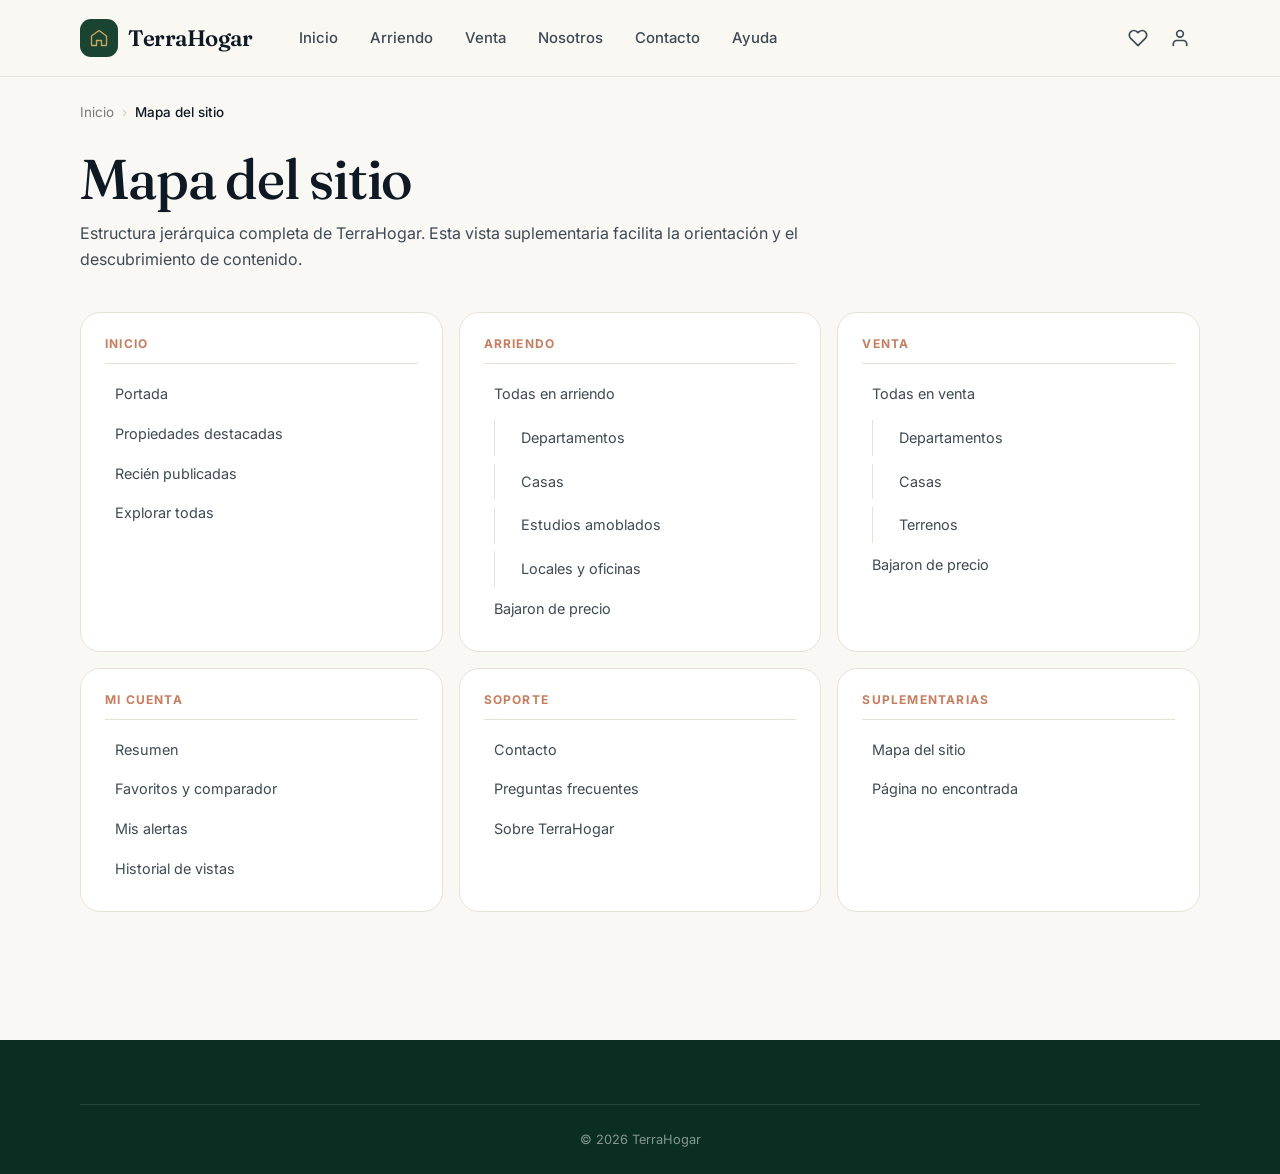
<file: mapa-sitio.html>
<!DOCTYPE html>
<html lang="es">
<head>
  <meta charset="UTF-8" />
  <meta name="viewport" content="width=device-width, initial-scale=1.0" />
  <title>Mapa del sitio — TerraHogar</title>
  <meta name="description" content="Estructura completa del sitio TerraHogar: navegación jerárquica de arriendo y venta de inmuebles." />
  <meta name="theme-color" content="#1B4332" />
  <link rel="preconnect" href="https://fonts.googleapis.com" />
  <link rel="preconnect" href="https://fonts.gstatic.com" crossorigin />
  <link href="https://fonts.googleapis.com/css2?family=Fraunces:opsz,wght@9..144,400;9..144,500;9..144,600;9..144,700&family=Inter:wght@400;500;600;700&display=swap" rel="stylesheet" />
  <link rel="stylesheet" href="css/styles.css" />
  <link rel="icon" href="data:image/svg+xml,<svg xmlns='http://www.w3.org/2000/svg' viewBox='0 0 24 24' fill='%231B4332'><path d='M3 9l9-7 9 7v11a2 2 0 01-2 2H5a2 2 0 01-2-2z'/></svg>" />
</head>
<body>

  <a class="skip-link" href="#main-content">Saltar al contenido principal</a>

  <header class="site-header">
    <div class="container header-inner">
      <a href="index.html" class="logo" aria-label="TerraHogar, ir al inicio">
        <span class="logo-mark" aria-hidden="true"><svg viewBox="0 0 24 24" fill="none" stroke="currentColor" stroke-width="1.6" stroke-linecap="round" stroke-linejoin="round"><path d="M3 9.5L12 3l9 6.5V20a1 1 0 0 1-1 1h-5v-6h-6v6H4a1 1 0 0 1-1-1V9.5z"/></svg></span>
        <span class="logo-text">TerraHogar</span>
      </a>
      <nav class="nav-main" aria-label="Navegación principal">
        <a href="index.html">Inicio</a>
        <a href="listado.html?op=arriendo">Arriendo</a>
        <a href="listado.html?op=venta">Venta</a>
        <a href="nosotros.html">Nosotros</a>
        <a href="contacto.html">Contacto</a>
        <a href="ayuda.html">Ayuda</a>
      </nav>
      <div class="header-actions">
        <a href="favoritos.html" class="icon-btn" aria-label="Ver favoritos">
          <svg viewBox="0 0 24 24" fill="none" stroke="currentColor" stroke-width="2" stroke-linecap="round" stroke-linejoin="round" aria-hidden="true"><path d="M20.84 4.61a5.5 5.5 0 0 0-7.78 0L12 5.67l-1.06-1.06a5.5 5.5 0 0 0-7.78 7.78l1.06 1.06L12 21.23l7.78-7.78 1.06-1.06a5.5 5.5 0 0 0 0-7.78z"/></svg>
          <span class="badge-fav" aria-live="polite">0</span>
        </a>
        <a href="cuenta.html" class="icon-btn" aria-label="Mi cuenta">
          <svg viewBox="0 0 24 24" fill="none" stroke="currentColor" stroke-width="2" stroke-linecap="round" stroke-linejoin="round" aria-hidden="true"><path d="M20 21v-2a4 4 0 0 0-4-4H8a4 4 0 0 0-4 4v2"/><circle cx="12" cy="7" r="4"/></svg>
        </a>
        <button class="menu-toggle" aria-label="Abrir menú" aria-expanded="false" aria-controls="nav-main">
          <svg viewBox="0 0 24 24" fill="none" stroke="currentColor" stroke-width="2" stroke-linecap="round" stroke-linejoin="round" aria-hidden="true"><line x1="4" y1="6" x2="20" y2="6"/><line x1="4" y1="12" x2="20" y2="12"/><line x1="4" y1="18" x2="20" y2="18"/></svg>
        </button>
      </div>
    </div>
  </header>

  <main id="main-content" class="container">
    <nav class="migas" aria-label="Ruta de navegación">
      <a href="index.html">Inicio</a><span class="sep">›</span><span aria-current="page">Mapa del sitio</span>
    </nav>

    <div style="max-width:720px;margin:24px 0 40px;">
      <h1>Mapa del sitio</h1>
      <p style="color:var(--ink-2);margin-top:8px;">Estructura jerárquica completa de TerraHogar. Esta vista suplementaria facilita la orientación y el descubrimiento de contenido.</p>
    </div>

    <div class="sitemap-tree" style="padding-bottom:64px;">
      <div class="sitemap-level">
        <h3>Inicio</h3>
        <ul>
          <li><a href="index.html">Portada</a></li>
          <li><a href="index.html#destacadas">Propiedades destacadas</a></li>
          <li><a href="index.html#nuevas">Recién publicadas</a></li>
          <li><a href="listado.html">Explorar todas</a></li>
        </ul>
      </div>
      <div class="sitemap-level">
        <h3>Arriendo</h3>
        <ul>
          <li><a href="listado.html?op=arriendo">Todas en arriendo</a></li>
          <li class="nested"><a href="listado.html?op=arriendo&tipo=departamento">Departamentos</a></li>
          <li class="nested"><a href="listado.html?op=arriendo&tipo=casa">Casas</a></li>
          <li class="nested"><a href="listado.html?op=arriendo&tipo=estudio">Estudios amoblados</a></li>
          <li class="nested"><a href="listado.html?op=arriendo&tipo=local">Locales y oficinas</a></li>
          <li><a href="listado.html?op=arriendo&baja=1">Bajaron de precio</a></li>
        </ul>
      </div>
      <div class="sitemap-level">
        <h3>Venta</h3>
        <ul>
          <li><a href="listado.html?op=venta">Todas en venta</a></li>
          <li class="nested"><a href="listado.html?op=venta&tipo=departamento">Departamentos</a></li>
          <li class="nested"><a href="listado.html?op=venta&tipo=casa">Casas</a></li>
          <li class="nested"><a href="listado.html?op=venta&tipo=terreno">Terrenos</a></li>
          <li><a href="listado.html?op=venta&baja=1">Bajaron de precio</a></li>
        </ul>
      </div>
      <div class="sitemap-level">
        <h3>Mi cuenta</h3>
        <ul>
          <li><a href="cuenta.html">Resumen</a></li>
          <li><a href="favoritos.html">Favoritos y comparador</a></li>
          <li><a href="cuenta.html#alertas">Mis alertas</a></li>
          <li><a href="cuenta.html#historial">Historial de vistas</a></li>
        </ul>
      </div>
      <div class="sitemap-level">
        <h3>Soporte</h3>
        <ul>
          <li><a href="contacto.html">Contacto</a></li>
          <li><a href="ayuda.html">Preguntas frecuentes</a></li>
          <li><a href="nosotros.html">Sobre TerraHogar</a></li>
        </ul>
      </div>
      <div class="sitemap-level">
        <h3>Suplementarias</h3>
        <ul>
          <li><a href="mapa-sitio.html" aria-current="page">Mapa del sitio</a></li>
          <li><a href="404.html">Página no encontrada</a></li>
        </ul>
      </div>
    </div>
  </main>

  <nav class="bottom-nav" aria-label="Navegación móvil">
    <ul>
      <li><a href="index.html"><span class="nav-icon" aria-hidden="true"><svg viewBox="0 0 24 24" fill="none" stroke="currentColor" stroke-width="2" stroke-linecap="round" stroke-linejoin="round"><path d="M3 9l9-7 9 7v11a2 2 0 0 1-2 2H5a2 2 0 0 1-2-2z"/></svg></span><span>Inicio</span></a></li>
      <li><a href="listado.html?op=arriendo"><span class="nav-icon" aria-hidden="true"><svg viewBox="0 0 24 24" fill="none" stroke="currentColor" stroke-width="2" stroke-linecap="round" stroke-linejoin="round"><circle cx="7.5" cy="15.5" r="5.5"/><path d="m21 2-9.6 9.6"/><path d="m15.5 7.5 3 3L22 7l-3-3"/></svg></span><span>Arriendo</span></a></li>
      <li><a href="listado.html?op=venta"><span class="nav-icon" aria-hidden="true"><svg viewBox="0 0 24 24" fill="none" stroke="currentColor" stroke-width="2" stroke-linecap="round" stroke-linejoin="round"><path d="M3 9l9-7 9 7v11a2 2 0 0 1-2 2H5a2 2 0 0 1-2-2z"/><polyline points="9 22 9 12 15 12 15 22"/></svg></span><span>Venta</span></a></li>
      <li><a href="favoritos.html"><span class="nav-icon" aria-hidden="true"><svg viewBox="0 0 24 24" fill="none" stroke="currentColor" stroke-width="2" stroke-linecap="round" stroke-linejoin="round"><path d="M20.84 4.61a5.5 5.5 0 0 0-7.78 0L12 5.67l-1.06-1.06a5.5 5.5 0 0 0-7.78 7.78l1.06 1.06L12 21.23l7.78-7.78 1.06-1.06a5.5 5.5 0 0 0 0-7.78z"/></svg></span><span>Favoritos</span><span class="badge-fav" aria-live="polite">0</span></a></li>
      <li><a href="cuenta.html"><span class="nav-icon" aria-hidden="true"><svg viewBox="0 0 24 24" fill="none" stroke="currentColor" stroke-width="2" stroke-linecap="round" stroke-linejoin="round"><path d="M20 21v-2a4 4 0 0 0-4-4H8a4 4 0 0 0-4 4v2"/><circle cx="12" cy="7" r="4"/></svg></span><span>Cuenta</span></a></li>
    </ul>
  </nav>

  <footer class="site-footer">
    <div class="container"><div class="copy">© 2026 TerraHogar</div></div>
  </footer>

  <script src="js/data.js"></script>
  <script src="js/app.js"></script>
</body>
</html>
</file>
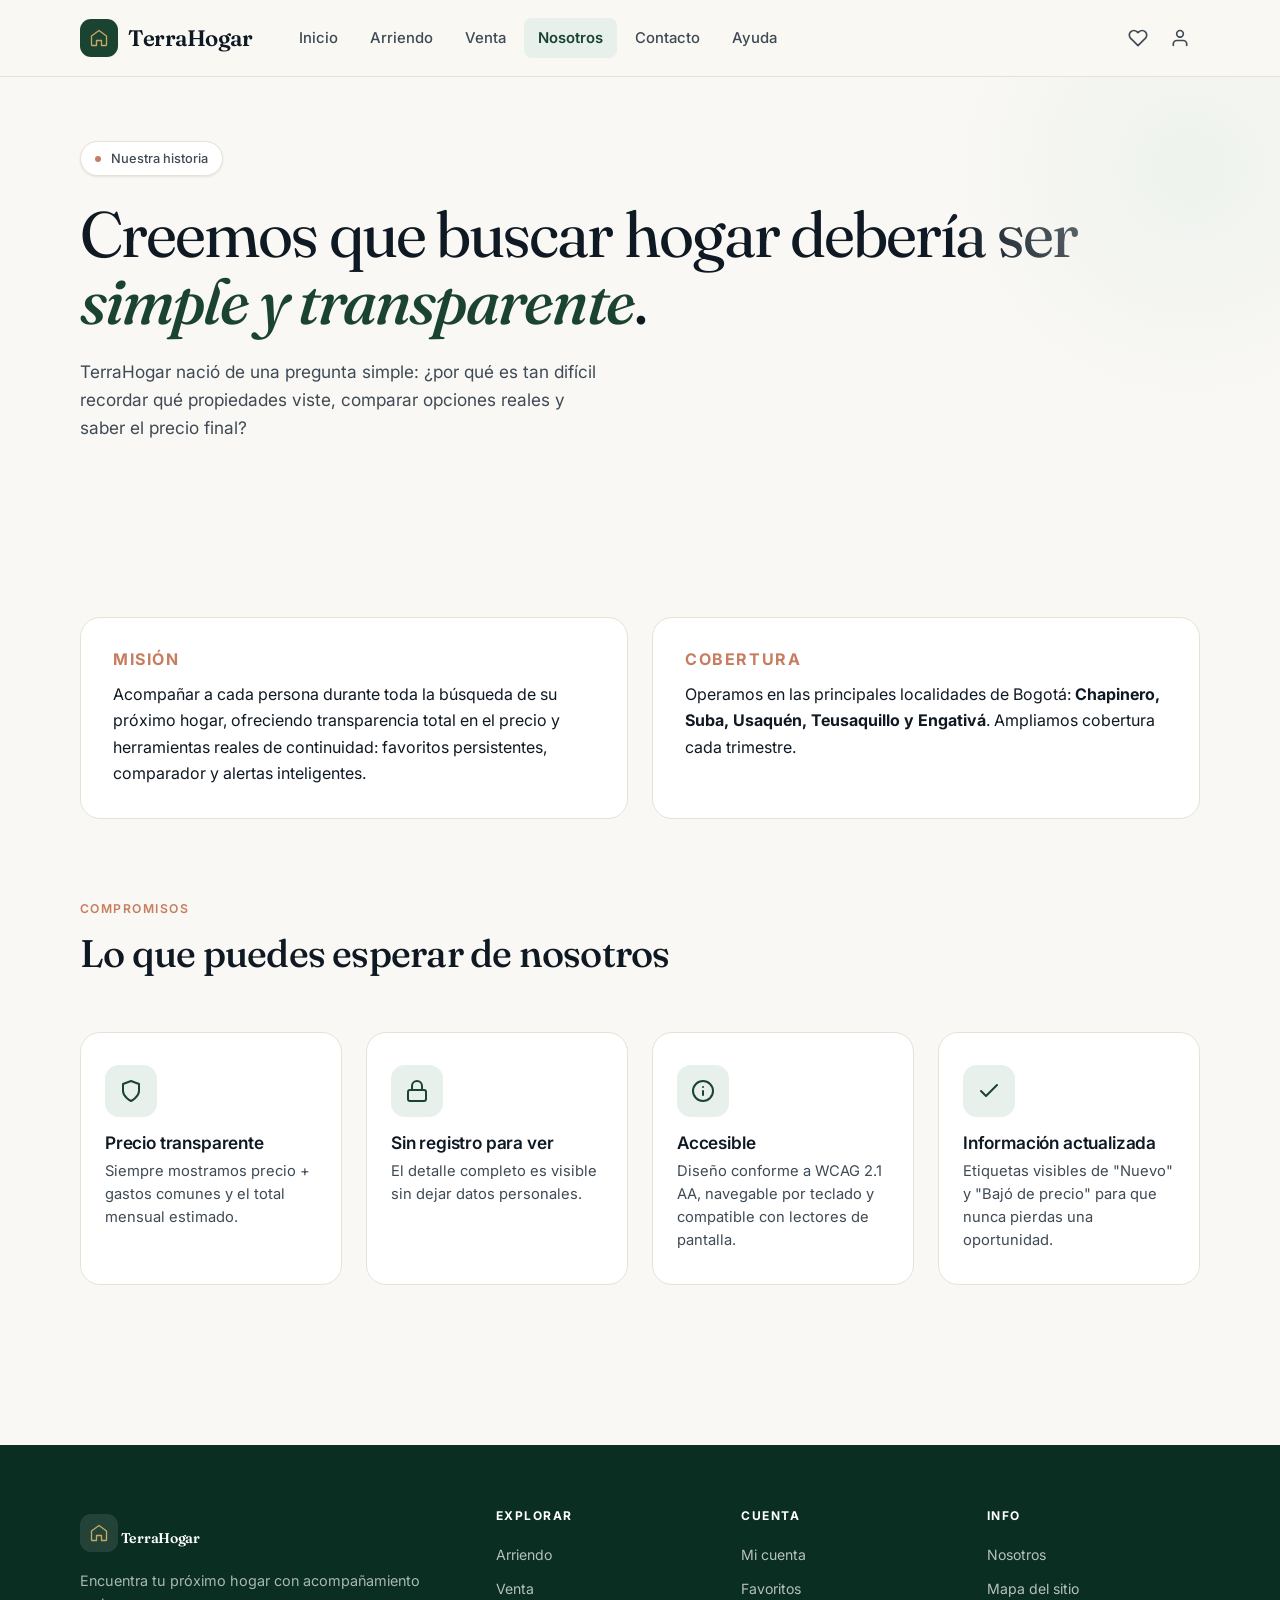
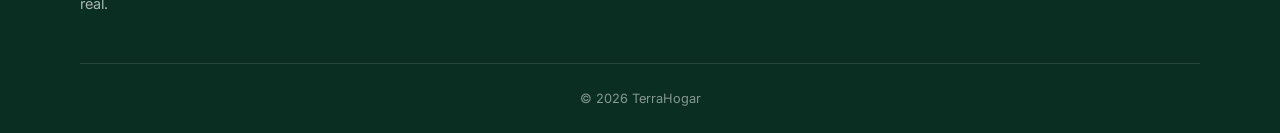
<file: nosotros.html>
<!DOCTYPE html>
<html lang="es">
<head>
  <meta charset="UTF-8" />
  <meta name="viewport" content="width=device-width, initial-scale=1.0" />
  <title>Nosotros — TerraHogar</title>
  <meta name="description" content="Conoce TerraHogar: cobertura, equipo y compromiso con la transparencia inmobiliaria en Bogotá." />
  <meta name="theme-color" content="#1B4332" />
  <link rel="preconnect" href="https://fonts.googleapis.com" />
  <link rel="preconnect" href="https://fonts.gstatic.com" crossorigin />
  <link href="https://fonts.googleapis.com/css2?family=Fraunces:opsz,wght@9..144,400;9..144,500;9..144,600;9..144,700&family=Inter:wght@400;500;600;700&display=swap" rel="stylesheet" />
  <link rel="stylesheet" href="css/styles.css" />
  <link rel="icon" href="data:image/svg+xml,<svg xmlns='http://www.w3.org/2000/svg' viewBox='0 0 24 24' fill='%231B4332'><path d='M3 9l9-7 9 7v11a2 2 0 01-2 2H5a2 2 0 01-2-2z'/></svg>" />
</head>
<body>

  <a class="skip-link" href="#main-content">Saltar al contenido principal</a>

  <header class="site-header">
    <div class="container header-inner">
      <a href="index.html" class="logo" aria-label="TerraHogar, ir al inicio">
        <span class="logo-mark" aria-hidden="true"><svg viewBox="0 0 24 24" fill="none" stroke="currentColor" stroke-width="1.6" stroke-linecap="round" stroke-linejoin="round"><path d="M3 9.5L12 3l9 6.5V20a1 1 0 0 1-1 1h-5v-6h-6v6H4a1 1 0 0 1-1-1V9.5z"/></svg></span>
        <span class="logo-text">TerraHogar</span>
      </a>
      <nav class="nav-main" aria-label="Navegación principal">
        <a href="index.html">Inicio</a>
        <a href="listado.html?op=arriendo">Arriendo</a>
        <a href="listado.html?op=venta">Venta</a>
        <a href="nosotros.html">Nosotros</a>
        <a href="contacto.html">Contacto</a>
        <a href="ayuda.html">Ayuda</a>
      </nav>
      <div class="header-actions">
        <a href="favoritos.html" class="icon-btn" aria-label="Ver favoritos">
          <svg viewBox="0 0 24 24" fill="none" stroke="currentColor" stroke-width="2" stroke-linecap="round" stroke-linejoin="round" aria-hidden="true"><path d="M20.84 4.61a5.5 5.5 0 0 0-7.78 0L12 5.67l-1.06-1.06a5.5 5.5 0 0 0-7.78 7.78l1.06 1.06L12 21.23l7.78-7.78 1.06-1.06a5.5 5.5 0 0 0 0-7.78z"/></svg>
          <span class="badge-fav" aria-live="polite">0</span>
        </a>
        <a href="cuenta.html" class="icon-btn" aria-label="Mi cuenta">
          <svg viewBox="0 0 24 24" fill="none" stroke="currentColor" stroke-width="2" stroke-linecap="round" stroke-linejoin="round" aria-hidden="true"><path d="M20 21v-2a4 4 0 0 0-4-4H8a4 4 0 0 0-4 4v2"/><circle cx="12" cy="7" r="4"/></svg>
        </a>
        <button class="menu-toggle" aria-label="Abrir menú" aria-expanded="false" aria-controls="nav-main">
          <svg viewBox="0 0 24 24" fill="none" stroke="currentColor" stroke-width="2" stroke-linecap="round" stroke-linejoin="round" aria-hidden="true"><line x1="4" y1="6" x2="20" y2="6"/><line x1="4" y1="12" x2="20" y2="12"/><line x1="4" y1="18" x2="20" y2="18"/></svg>
        </button>
      </div>
    </div>
  </header>

  <main id="main-content">
    <section class="hero" style="padding:64px 0 48px;">
      <div class="container hero-inner">
        <div class="hero-content">
          <span class="eyebrow"><span class="dot"></span> Nuestra historia</span>
          <h1>Creemos que buscar hogar debería ser <em>simple y transparente</em>.</h1>
          <p class="lead">TerraHogar nació de una pregunta simple: ¿por qué es tan difícil recordar qué propiedades viste, comparar opciones reales y saber el precio final?</p>
        </div>
      </div>
    </section>

    <section class="section">
      <div class="container">
        <div style="display:grid;gap:24px;grid-template-columns:repeat(auto-fit,minmax(280px,1fr));margin-bottom:56px;">
          <div class="panel-card">
            <h2 style="font-family:var(--font-sans);font-size:1rem;font-weight:700;text-transform:uppercase;letter-spacing:.1em;color:var(--accent);margin-bottom:12px;">Misión</h2>
            <p>Acompañar a cada persona durante toda la búsqueda de su próximo hogar, ofreciendo transparencia total en el precio y herramientas reales de continuidad: favoritos persistentes, comparador y alertas inteligentes.</p>
          </div>
          <div class="panel-card">
            <h2 style="font-family:var(--font-sans);font-size:1rem;font-weight:700;text-transform:uppercase;letter-spacing:.1em;color:var(--accent);margin-bottom:12px;">Cobertura</h2>
            <p>Operamos en las principales localidades de Bogotá: <strong>Chapinero, Suba, Usaquén, Teusaquillo y Engativá</strong>. Ampliamos cobertura cada trimestre.</p>
          </div>
        </div>

        <div class="section-header">
          <div class="title-block">
            <span class="eyebrow-sm">Compromisos</span>
            <h2>Lo que puedes esperar de nosotros</h2>
          </div>
        </div>

        <div class="features-grid">
          <article class="feature-card">
            <div class="feature-icon" aria-hidden="true">
              <svg viewBox="0 0 24 24" fill="none" stroke="currentColor" stroke-width="2" stroke-linecap="round" stroke-linejoin="round"><path d="M12 22s8-4 8-10V5l-8-3-8 3v7c0 6 8 10 8 10z"/></svg>
            </div>
            <h3>Precio transparente</h3>
            <p>Siempre mostramos precio + gastos comunes y el total mensual estimado.</p>
          </article>
          <article class="feature-card">
            <div class="feature-icon" aria-hidden="true">
              <svg viewBox="0 0 24 24" fill="none" stroke="currentColor" stroke-width="2" stroke-linecap="round" stroke-linejoin="round"><rect x="3" y="11" width="18" height="11" rx="2"/><path d="M7 11V7a5 5 0 0 1 10 0v4"/></svg>
            </div>
            <h3>Sin registro para ver</h3>
            <p>El detalle completo es visible sin dejar datos personales.</p>
          </article>
          <article class="feature-card">
            <div class="feature-icon" aria-hidden="true">
              <svg viewBox="0 0 24 24" fill="none" stroke="currentColor" stroke-width="2" stroke-linecap="round" stroke-linejoin="round"><circle cx="12" cy="12" r="10"/><line x1="12" y1="16" x2="12" y2="12"/><line x1="12" y1="8" x2="12.01" y2="8"/></svg>
            </div>
            <h3>Accesible</h3>
            <p>Diseño conforme a WCAG 2.1 AA, navegable por teclado y compatible con lectores de pantalla.</p>
          </article>
          <article class="feature-card">
            <div class="feature-icon" aria-hidden="true">
              <svg viewBox="0 0 24 24" fill="none" stroke="currentColor" stroke-width="2" stroke-linecap="round" stroke-linejoin="round"><polyline points="20 6 9 17 4 12"/></svg>
            </div>
            <h3>Información actualizada</h3>
            <p>Etiquetas visibles de "Nuevo" y "Bajó de precio" para que nunca pierdas una oportunidad.</p>
          </article>
        </div>
      </div>
    </section>
  </main>

  <nav class="bottom-nav" aria-label="Navegación móvil">
    <ul>
      <li><a href="index.html"><span class="nav-icon" aria-hidden="true"><svg viewBox="0 0 24 24" fill="none" stroke="currentColor" stroke-width="2" stroke-linecap="round" stroke-linejoin="round"><path d="M3 9l9-7 9 7v11a2 2 0 0 1-2 2H5a2 2 0 0 1-2-2z"/></svg></span><span>Inicio</span></a></li>
      <li><a href="listado.html?op=arriendo"><span class="nav-icon" aria-hidden="true"><svg viewBox="0 0 24 24" fill="none" stroke="currentColor" stroke-width="2" stroke-linecap="round" stroke-linejoin="round"><circle cx="7.5" cy="15.5" r="5.5"/><path d="m21 2-9.6 9.6"/><path d="m15.5 7.5 3 3L22 7l-3-3"/></svg></span><span>Arriendo</span></a></li>
      <li><a href="listado.html?op=venta"><span class="nav-icon" aria-hidden="true"><svg viewBox="0 0 24 24" fill="none" stroke="currentColor" stroke-width="2" stroke-linecap="round" stroke-linejoin="round"><path d="M3 9l9-7 9 7v11a2 2 0 0 1-2 2H5a2 2 0 0 1-2-2z"/><polyline points="9 22 9 12 15 12 15 22"/></svg></span><span>Venta</span></a></li>
      <li><a href="favoritos.html"><span class="nav-icon" aria-hidden="true"><svg viewBox="0 0 24 24" fill="none" stroke="currentColor" stroke-width="2" stroke-linecap="round" stroke-linejoin="round"><path d="M20.84 4.61a5.5 5.5 0 0 0-7.78 0L12 5.67l-1.06-1.06a5.5 5.5 0 0 0-7.78 7.78l1.06 1.06L12 21.23l7.78-7.78 1.06-1.06a5.5 5.5 0 0 0 0-7.78z"/></svg></span><span>Favoritos</span><span class="badge-fav" aria-live="polite">0</span></a></li>
      <li><a href="cuenta.html"><span class="nav-icon" aria-hidden="true"><svg viewBox="0 0 24 24" fill="none" stroke="currentColor" stroke-width="2" stroke-linecap="round" stroke-linejoin="round"><path d="M20 21v-2a4 4 0 0 0-4-4H8a4 4 0 0 0-4 4v2"/><circle cx="12" cy="7" r="4"/></svg></span><span>Cuenta</span></a></li>
    </ul>
  </nav>

  <footer class="site-footer">
    <div class="container">
      <div class="footer-grid">
        <div>
          <a href="index.html" class="logo" aria-label="TerraHogar">
            <span class="logo-mark" aria-hidden="true"><svg viewBox="0 0 24 24" fill="none" stroke="currentColor" stroke-width="1.6" stroke-linecap="round" stroke-linejoin="round"><path d="M3 9.5L12 3l9 6.5V20a1 1 0 0 1-1 1h-5v-6h-6v6H4a1 1 0 0 1-1-1V9.5z"/></svg></span>
            <span class="logo-text">TerraHogar</span>
          </a>
          <p class="footer-tagline">Encuentra tu próximo hogar con acompañamiento real.</p>
        </div>
        <div><h3>Explorar</h3><a href="listado.html?op=arriendo">Arriendo</a><a href="listado.html?op=venta">Venta</a></div>
        <div><h3>Cuenta</h3><a href="cuenta.html">Mi cuenta</a><a href="favoritos.html">Favoritos</a></div>
        <div><h3>Info</h3><a href="nosotros.html">Nosotros</a><a href="mapa-sitio.html">Mapa del sitio</a></div>
      </div>
      <div class="copy">© 2026 TerraHogar</div>
    </div>
  </footer>

  <script src="js/data.js"></script>
  <script src="js/app.js"></script>
</body>
</html>
</file>
<file: css/styles.css>
/* ============================================================
   TerraHogar · Rediseño editorial de lujo
   Tipografía serif + sans · Paleta forest/cream/terracotta/oro
   WCAG 2.1 AA · Mobile-first · Print-ready
   ============================================================ */

:root {
  /* Color */
  --ink: #0F1923;
  --ink-2: #3E4A55;
  --primary: #1B4332;
  --primary-dark: #0A2E21;
  --primary-light: #E8F0EB;
  --accent: #C77D5F;
  --accent-hover: #B06848;
  --accent-light: #F4E5DC;
  --gold: #C9A961;
  --gold-light: #EBDDB6;
  --bg: #FAF8F4;
  --surface: #FFFFFF;
  --surface-2: #F2EDE5;
  --border: #E8E2D5;
  --border-strong: #D4CCBC;
  --muted: #7A7A7A;
  --success: #2D7A4F;
  --success-bg: #E4F2EA;
  --warning: #B87818;
  --warning-bg: #FBF0DC;
  --danger: #B8383B;
  --danger-bg: #FBE7E7;

  /* Type */
  --font-sans: 'Inter', -apple-system, BlinkMacSystemFont, 'Segoe UI', sans-serif;
  --font-serif: 'Fraunces', Georgia, 'Times New Roman', serif;

  /* Spacing */
  --sp-1: 4px;
  --sp-2: 8px;
  --sp-3: 12px;
  --sp-4: 16px;
  --sp-5: 24px;
  --sp-6: 32px;
  --sp-7: 48px;
  --sp-8: 64px;
  --sp-9: 96px;

  /* Radius */
  --r-sm: 8px;
  --r-md: 14px;
  --r-lg: 20px;
  --r-xl: 28px;
  --r-full: 999px;

  /* Shadows */
  --sh-sm: 0 1px 2px rgba(15,25,35,.04), 0 1px 3px rgba(15,25,35,.06);
  --sh-md: 0 4px 12px rgba(15,25,35,.06), 0 2px 4px rgba(15,25,35,.04);
  --sh-lg: 0 12px 32px rgba(15,25,35,.08), 0 4px 8px rgba(15,25,35,.04);
  --sh-xl: 0 24px 60px rgba(15,25,35,.14);

  /* Layout */
  --container: 1200px;
  --header-h: 76px;
}

/* ============ Reset ============ */
*, *::before, *::after { box-sizing: border-box; }
* { margin: 0; padding: 0; }
html { scroll-behavior: smooth; scroll-padding-top: calc(var(--header-h) + 16px); -webkit-text-size-adjust: 100%; }
body {
  font-family: var(--font-sans);
  font-size: 16px;
  line-height: 1.65;
  color: var(--ink);
  background: var(--bg);
  -webkit-font-smoothing: antialiased;
  -moz-osx-font-smoothing: grayscale;
  text-rendering: optimizeLegibility;
}
img, svg { display: block; max-width: 100%; }
a { color: inherit; text-decoration: none; }
button { font: inherit; cursor: pointer; border: none; background: none; color: inherit; }
input, textarea, select { font: inherit; color: inherit; }
ul { list-style: none; }

/* Headings */
h1, h2, h3, h4, h5, h6 {
  font-family: var(--font-serif);
  font-weight: 600;
  line-height: 1.15;
  letter-spacing: -.02em;
  color: var(--ink);
}
h1 { font-size: clamp(2rem, 4.5vw, 3.5rem); font-weight: 500; }
h2 { font-size: clamp(1.65rem, 3vw, 2.5rem); font-weight: 500; }
h3 { font-size: clamp(1.15rem, 1.8vw, 1.5rem); }
h4 { font-size: 1.1rem; }

/* ============ Accessibility ============ */
.sr-only {
  position: absolute; width: 1px; height: 1px; padding: 0; margin: -1px;
  overflow: hidden; clip: rect(0,0,0,0); white-space: nowrap; border: 0;
}
.skip-link {
  position: absolute; top: -100px; left: 8px; z-index: 9999;
  background: var(--primary); color: #fff;
  padding: 12px 20px; border-radius: var(--r-sm);
  font-weight: 600; font-size: 14px; transition: top .15s;
}
.skip-link:focus { top: 8px; color: #fff; }

:focus-visible {
  outline: 3px solid var(--gold);
  outline-offset: 2px;
  border-radius: 4px;
}
a:focus-visible, button:focus-visible { border-radius: 6px; }

@media (prefers-reduced-motion: reduce) {
  *, *::before, *::after {
    animation-duration: .01ms !important;
    transition-duration: .01ms !important;
    scroll-behavior: auto !important;
  }
}

/* ============ Container ============ */
.container {
  width: 100%;
  max-width: var(--container);
  margin-inline: auto;
  padding-inline: clamp(20px, 4vw, 40px);
}

/* ============ Header ============ */
.site-header {
  position: sticky; top: 0; z-index: 100;
  background: rgba(250, 248, 244, .92);
  backdrop-filter: saturate(180%) blur(16px);
  -webkit-backdrop-filter: saturate(180%) blur(16px);
  border-bottom: 1px solid var(--border);
}
.header-inner {
  display: flex;
  align-items: center;
  gap: var(--sp-4);
  height: var(--header-h);
}

.logo {
  display: inline-flex;
  align-items: center;
  gap: 10px;
  font-family: var(--font-serif);
  font-weight: 600;
  font-size: 1.4rem;
  letter-spacing: -.02em;
  color: var(--ink);
  flex-shrink: 0;
}
.logo:hover { color: var(--ink); }
.logo-mark {
  display: inline-grid;
  place-items: center;
  width: 38px;
  height: 38px;
  border-radius: 11px;
  background: var(--primary);
  color: var(--gold);
  flex-shrink: 0;
}
.logo-mark svg { width: 20px; height: 20px; }
.logo-text { line-height: 1; }

.nav-main {
  display: none;
  align-items: center;
  gap: 4px;
  margin-left: var(--sp-4);
}
.nav-main a {
  display: inline-flex;
  align-items: center;
  padding: 8px 14px;
  border-radius: var(--r-sm);
  font-size: .93rem;
  font-weight: 500;
  color: var(--ink-2);
  transition: background .15s, color .15s;
  white-space: nowrap;
}
.nav-main a:hover {
  background: var(--surface-2);
  color: var(--ink);
}
.nav-main a[aria-current="page"] {
  color: var(--primary);
  background: var(--primary-light);
  font-weight: 600;
}

.header-actions {
  display: flex;
  align-items: center;
  gap: 2px;
  margin-left: auto;
}
.icon-btn {
  position: relative;
  display: inline-flex;
  align-items: center;
  justify-content: center;
  gap: 6px;
  min-width: 40px;
  height: 40px;
  padding: 0 10px;
  border-radius: var(--r-sm);
  color: var(--ink-2);
  font-size: .9rem;
  font-weight: 500;
  transition: background .15s, color .15s;
}
.icon-btn:hover { background: var(--surface-2); color: var(--ink); }
.icon-btn svg { width: 20px; height: 20px; flex-shrink: 0; }

.badge-fav {
  position: absolute;
  top: 4px;
  right: 4px;
  min-width: 18px;
  height: 18px;
  padding: 0 5px;
  border-radius: var(--r-full);
  background: var(--accent);
  color: #fff;
  font-size: 11px;
  font-weight: 700;
  font-family: var(--font-sans);
  display: none;
  align-items: center;
  justify-content: center;
  line-height: 1;
}

.menu-toggle {
  display: inline-flex;
  align-items: center;
  justify-content: center;
  width: 40px;
  height: 40px;
  border-radius: var(--r-sm);
  color: var(--ink);
}
.menu-toggle svg { width: 22px; height: 22px; }

@media (min-width: 960px) {
  .nav-main { display: flex; }
  .menu-toggle { display: none; }
}
@media (max-width: 959px) {
  .nav-main {
    display: none;
    position: absolute;
    top: 100%;
    left: 0;
    right: 0;
    flex-direction: column;
    align-items: stretch;
    gap: 4px;
    padding: var(--sp-3) var(--sp-5) var(--sp-4);
    background: var(--surface);
    border-bottom: 1px solid var(--border);
    box-shadow: var(--sh-md);
    margin: 0;
  }
  .nav-main.open { display: flex; }
  .nav-main a { padding: 12px 14px; }
}

/* ============ Bottom Nav (móvil) ============ */
.bottom-nav {
  display: none;
  position: fixed;
  bottom: 0; left: 0; right: 0;
  z-index: 90;
  background: var(--surface);
  border-top: 1px solid var(--border);
  padding: 6px 8px calc(6px + env(safe-area-inset-bottom));
  box-shadow: 0 -4px 20px rgba(15,25,35,.06);
}
.bottom-nav ul {
  display: grid;
  grid-template-columns: repeat(5, 1fr);
  gap: 2px;
}
.bottom-nav a {
  display: flex;
  flex-direction: column;
  align-items: center;
  justify-content: center;
  gap: 3px;
  padding: 6px 2px;
  border-radius: var(--r-sm);
  color: var(--muted);
  font-size: .68rem;
  font-weight: 500;
  transition: color .15s, background .15s;
}
.bottom-nav a[aria-current="page"] { color: var(--primary); background: var(--primary-light); }
.bottom-nav a:hover { color: var(--primary); }
.bottom-nav .nav-icon { display: inline-flex; position: relative; }
.bottom-nav .nav-icon svg { width: 20px; height: 20px; }
.bottom-nav .badge-fav {
  position: absolute;
  top: -6px;
  right: -8px;
  min-width: 16px;
  height: 16px;
  padding: 0 4px;
  font-size: 10px;
  border: 2px solid var(--surface);
  border-radius: var(--r-full);
}
@media (max-width: 959px) {
  .bottom-nav { display: block; }
  body { padding-bottom: 76px; }
}

/* ============ Buttons ============ */
.btn {
  display: inline-flex;
  align-items: center;
  justify-content: center;
  gap: 8px;
  padding: 12px 22px;
  border-radius: var(--r-full);
  font-family: var(--font-sans);
  font-size: .92rem;
  font-weight: 600;
  line-height: 1.2;
  letter-spacing: .01em;
  text-align: center;
  border: 1.5px solid transparent;
  transition: background .18s, color .18s, border-color .18s, transform .1s, box-shadow .18s;
  cursor: pointer;
  white-space: nowrap;
}
.btn:active { transform: translateY(1px); }
.btn svg { width: 16px; height: 16px; }

.btn-primary { background: var(--primary); color: #fff; }
.btn-primary:hover { background: var(--primary-dark); color: #fff; box-shadow: var(--sh-md); }

.btn-accent { background: var(--accent); color: #fff; }
.btn-accent:hover { background: var(--accent-hover); color: #fff; box-shadow: var(--sh-md); }

.btn-outline {
  background: transparent;
  border-color: var(--border-strong);
  color: var(--ink);
}
.btn-outline:hover {
  border-color: var(--primary);
  background: var(--primary-light);
  color: var(--primary);
}

.btn-ghost {
  background: var(--surface-2);
  color: var(--ink);
}
.btn-ghost:hover { background: var(--primary-light); color: var(--primary); }

.btn-sm { padding: 8px 14px; font-size: .82rem; }
.btn-lg { padding: 16px 30px; font-size: 1rem; }
.btn-block { width: 100%; }

/* ============ Hero ============ */
.hero {
  padding: clamp(48px, 8vw, 88px) 0 clamp(64px, 10vw, 96px);
  background: var(--bg);
  position: relative;
  overflow: hidden;
}
.hero::before {
  content: "";
  position: absolute;
  top: -160px; right: -160px;
  width: 500px;
  height: 500px;
  border-radius: 50%;
  background: radial-gradient(circle, var(--primary-light) 0%, transparent 70%);
  opacity: .7;
  pointer-events: none;
}

.hero-grid {
  display: grid;
  grid-template-columns: 1fr;
  gap: var(--sp-7);
  align-items: center;
  position: relative;
  z-index: 1;
}
@media (min-width: 960px) {
  .hero-grid { grid-template-columns: 1.05fr 1fr; gap: var(--sp-8); }
}

.hero-content .eyebrow {
  display: inline-flex;
  align-items: center;
  gap: 10px;
  padding: 6px 14px;
  background: var(--surface);
  border: 1px solid var(--border);
  border-radius: var(--r-full);
  font-size: .8rem;
  font-weight: 500;
  color: var(--ink-2);
  margin-bottom: var(--sp-5);
  box-shadow: var(--sh-sm);
}
.eyebrow .dot {
  width: 6px;
  height: 6px;
  border-radius: 50%;
  background: var(--accent);
}

.hero h1 {
  font-size: clamp(2.25rem, 5vw, 4rem);
  font-weight: 400;
  line-height: 1.05;
  letter-spacing: -.03em;
  margin-bottom: var(--sp-5);
}
.hero h1 em {
  font-style: italic;
  color: var(--primary);
  font-family: var(--font-serif);
  font-weight: 500;
}
.hero .lead {
  font-size: 1.08rem;
  color: var(--ink-2);
  line-height: 1.6;
  max-width: 520px;
  margin-bottom: var(--sp-6);
}

/* Search bar */
.search-bar {
  display: flex;
  align-items: center;
  background: var(--surface);
  border: 1.5px solid var(--border);
  border-radius: var(--r-full);
  padding: 6px 6px 6px 20px;
  max-width: 560px;
  box-shadow: var(--sh-md);
  transition: border-color .18s, box-shadow .18s;
  position: relative;
}
.search-bar:focus-within {
  border-color: var(--primary);
  box-shadow: var(--sh-lg);
}
.search-bar .search-icon {
  color: var(--muted);
  flex-shrink: 0;
  display: inline-flex;
}
.search-bar .search-icon svg { width: 20px; height: 20px; }
.search-bar input {
  flex: 1;
  min-width: 0;
  border: none;
  background: transparent;
  padding: 10px 12px;
  font-size: .96rem;
  outline: none;
  color: var(--ink);
}
.search-bar input::placeholder { color: var(--muted); }
.search-bar .btn { flex-shrink: 0; }

/* Autocomplete */
.autocomplete {
  display: none;
  position: absolute;
  top: calc(100% + 10px);
  left: 0;
  right: 0;
  background: var(--surface);
  border: 1px solid var(--border);
  border-radius: var(--r-md);
  box-shadow: var(--sh-lg);
  padding: 6px;
  z-index: 40;
  overflow: hidden;
}
.autocomplete.show { display: block; }
.autocomplete .ac-header {
  padding: 8px 12px 4px;
  font-size: .7rem;
  font-weight: 700;
  text-transform: uppercase;
  letter-spacing: .08em;
  color: var(--muted);
}
.autocomplete button {
  display: flex;
  align-items: center;
  gap: 10px;
  width: 100%;
  padding: 10px 12px;
  text-align: left;
  border-radius: var(--r-sm);
  font-size: .93rem;
  color: var(--ink-2);
  transition: background .15s, color .15s;
}
.autocomplete button:hover,
.autocomplete button:focus-visible {
  background: var(--primary-light);
  color: var(--primary);
}
/* AJUSTE 1: Tamaño de los iconos en el autocompletado */
.autocomplete button svg {
  width: 16px;
  height: 16px;
  flex-shrink: 0;
}

/* Hero image */
.hero-media {
  position: relative;
  aspect-ratio: 4 / 5;
  border-radius: var(--r-xl);
  overflow: hidden;
  background: linear-gradient(135deg, var(--primary-light), var(--surface-2));
  box-shadow: var(--sh-xl);
}
.hero-media img {
  width: 100%;
  height: 100%;
  object-fit: cover;
}
.hero-media .hero-badge {
  position: absolute;
  bottom: 20px;
  left: 20px;
  right: 20px;
  background: rgba(255,255,255,.96);
  backdrop-filter: blur(12px);
  padding: 16px 20px;
  border-radius: var(--r-md);
  display: flex;
  align-items: center;
  gap: 14px;
  box-shadow: var(--sh-md);
}
.hero-badge .avatar {
  width: 44px;
  height: 44px;
  border-radius: 50%;
  background: var(--primary);
  color: var(--gold);
  display: grid;
  place-items: center;
  font-family: var(--font-serif);
  font-size: 1.2rem;
  font-weight: 600;
  flex-shrink: 0;
}
.hero-badge .info { min-width: 0; }
.hero-badge .info strong {
  display: block;
  font-size: .9rem;
  font-weight: 600;
  color: var(--ink);
  line-height: 1.2;
}
.hero-badge .info small {
  font-size: .78rem;
  color: var(--muted);
}

/* Trust bar */
.trust-bar {
  margin-top: var(--sp-7);
  padding-top: var(--sp-5);
  border-top: 1px solid var(--border);
  display: grid;
  grid-template-columns: repeat(3, 1fr);
  gap: var(--sp-4);
  max-width: 480px;
}
.trust-bar .stat strong {
  display: block;
  font-family: var(--font-serif);
  font-size: 1.6rem;
  font-weight: 500;
  color: var(--primary);
  line-height: 1;
  margin-bottom: 4px;
}
.trust-bar .stat span {
  font-size: .78rem;
  color: var(--muted);
  line-height: 1.3;
}

/* ============ Sections ============ */
.section {
  padding: clamp(56px, 8vw, 96px) 0;
}
.section-alt { background: var(--surface); }
.section-cream { background: var(--surface-2); }

.section-header {
  display: flex;
  align-items: flex-end;
  justify-content: space-between;
  gap: var(--sp-4);
  margin-bottom: var(--sp-7);
  flex-wrap: wrap;
}
.section-header .title-block { max-width: 640px; }
.section-header .eyebrow-sm {
  display: block;
  font-size: .76rem;
  font-weight: 600;
  text-transform: uppercase;
  letter-spacing: .12em;
  color: var(--accent);
  margin-bottom: var(--sp-3);
}
.section-header h2 { margin-bottom: 8px; }
.section-header p {
  color: var(--ink-2);
  font-size: 1.02rem;
  max-width: 560px;
}
.section-header .link-arrow {
  display: inline-flex;
  align-items: center;
  gap: 6px;
  font-weight: 600;
  font-size: .92rem;
  color: var(--primary);
  border-bottom: 1.5px solid transparent;
  padding-bottom: 2px;
  transition: border-color .15s;
  white-space: nowrap;
}
.section-header .link-arrow:hover { border-color: var(--primary); }

/* ============ Property Card ============ */
.grid-propiedades {
  display: grid;
  grid-template-columns: 1fr;
  gap: var(--sp-5);
}
@media (min-width: 640px) { .grid-propiedades { grid-template-columns: repeat(2, 1fr); } }
@media (min-width: 1024px) { .grid-propiedades { grid-template-columns: repeat(3, 1fr); } }

.card-propiedad {
  display: flex;
  flex-direction: column;
  background: var(--surface);
  border: 1px solid var(--border);
  border-radius: var(--r-lg);
  overflow: hidden;
  transition: transform .25s ease, box-shadow .25s ease, border-color .25s ease;
}
.card-propiedad:hover {
  transform: translateY(-4px);
  box-shadow: var(--sh-lg);
  border-color: var(--border-strong);
}

.card-media {
  position: relative;
  aspect-ratio: 4 / 3;
  overflow: hidden;
  background: var(--surface-2);
}
.card-media > a { display: block; height: 100%; }
.card-media img {
  width: 100%;
  height: 100%;
  object-fit: cover;
  transition: transform .6s ease;
}
.card-propiedad:hover .card-media img { transform: scale(1.05); }

.card-tags {
  position: absolute;
  top: 12px;
  left: 12px;
  display: flex;
  flex-wrap: wrap;
  gap: 6px;
  max-width: calc(100% - 68px);
  pointer-events: none;
}
.tag {
  display: inline-flex;
  align-items: center;
  gap: 5px;
  padding: 5px 10px;
  border-radius: var(--r-full);
  font-size: .72rem;
  font-weight: 700;
  letter-spacing: .02em;
  text-transform: uppercase;
  backdrop-filter: blur(10px);
  -webkit-backdrop-filter: blur(10px);
  white-space: nowrap;
}
.tag::before {
  content: "";
  width: 5px;
  height: 5px;
  border-radius: 50%;
  background: currentColor;
}
.tag-nuevo { background: rgba(45,122,79,.92); color: #fff; }
.tag-baja { background: rgba(184,120,24,.94); color: #fff; }
.tag-destacada { background: rgba(199,125,95,.94); color: #fff; }

.fav-btn {
  position: absolute;
  top: 12px;
  right: 12px;
  width: 40px;
  height: 40px;
  border-radius: 50%;
  background: rgba(255,255,255,.96);
  backdrop-filter: blur(8px);
  -webkit-backdrop-filter: blur(8px);
  display: grid;
  place-items: center;
  box-shadow: var(--sh-sm);
  color: var(--ink-2);
  transition: transform .18s, color .18s, background .18s;
  z-index: 2;
}
.fav-btn:hover { transform: scale(1.08); background: #fff; }
.fav-btn svg { width: 20px; height: 20px; }
.fav-btn[aria-pressed="true"] { color: var(--accent); }
.fav-btn[aria-pressed="true"] svg { fill: currentColor; }

.card-body {
  display: flex;
  flex-direction: column;
  gap: 6px;
  padding: var(--sp-5);
  flex: 1;
}
.card-precio {
  font-family: var(--font-serif);
  font-size: 1.5rem;
  font-weight: 500;
  color: var(--ink);
  letter-spacing: -.02em;
  line-height: 1.2;
}
.card-precio small {
  font-size: .8rem;
  font-weight: 500;
  color: var(--muted);
  margin-left: 2px;
  font-family: var(--font-sans);
  letter-spacing: 0;
}
.card-gastos {
  font-size: .82rem;
  color: var(--muted);
  margin-bottom: 4px;
}
.card-titulo {
  font-family: var(--font-sans);
  font-size: .96rem;
  font-weight: 600;
  line-height: 1.4;
  color: var(--ink);
  letter-spacing: 0;
  margin-top: 6px;
  transition: color .15s;
}
.card-titulo:hover { color: var(--primary); }
.card-ubicacion {
  display: inline-flex;
  align-items: center;
  gap: 5px;
  font-size: .85rem;
  color: var(--muted);
}
.card-ubicacion svg { width: 14px; height: 14px; }

.card-features {
  display: flex;
  flex-wrap: wrap;
  gap: 6px 14px;
  padding-top: var(--sp-4);
  margin-top: var(--sp-3);
  border-top: 1px solid var(--border);
  font-size: .82rem;
  color: var(--ink-2);
}
.card-features span {
  display: inline-flex;
  align-items: center;
  gap: 5px;
}
.card-features svg { width: 15px; height: 15px; color: var(--muted); }

.card-actions {
  margin-top: var(--sp-4);
  display: flex;
  gap: 8px;
}
.card-actions .btn { flex: 1; }

/* ============ Features / Cómo funciona ============ */
.features-grid {
  display: grid;
  grid-template-columns: 1fr;
  gap: var(--sp-5);
}
@media (min-width: 640px) { .features-grid { grid-template-columns: repeat(2, 1fr); } }
@media (min-width: 1024px) { .features-grid { grid-template-columns: repeat(4, 1fr); } }

.feature-card {
  padding: var(--sp-6) var(--sp-5);
  background: var(--surface);
  border: 1px solid var(--border);
  border-radius: var(--r-lg);
  transition: border-color .2s, box-shadow .2s;
}
.feature-card:hover {
  border-color: var(--border-strong);
  box-shadow: var(--sh-md);
}
.feature-icon {
  width: 52px;
  height: 52px;
  border-radius: var(--r-md);
  background: var(--primary-light);
  color: var(--primary);
  display: grid;
  place-items: center;
  margin-bottom: var(--sp-4);
}
.feature-icon svg { width: 24px; height: 24px; }
.feature-card h3 {
  font-size: 1.08rem;
  font-weight: 600;
  font-family: var(--font-sans);
  letter-spacing: -.01em;
  margin-bottom: 8px;
  color: var(--ink);
}
.feature-card p {
  font-size: .92rem;
  color: var(--ink-2);
  line-height: 1.55;
}

/* ============ Testimonials ============ */
.testimonials-grid {
  display: grid;
  grid-template-columns: 1fr;
  gap: var(--sp-5);
}
@media (min-width: 768px) { .testimonials-grid { grid-template-columns: repeat(3, 1fr); } }

.testimonial {
  background: var(--surface);
  border: 1px solid var(--border);
  border-radius: var(--r-lg);
  padding: var(--sp-6);
  display: flex;
  flex-direction: column;
  gap: var(--sp-4);
}
.testimonial .quote {
  font-family: var(--font-serif);
  font-size: 1.1rem;
  line-height: 1.5;
  color: var(--ink);
  font-style: italic;
  font-weight: 400;
  flex: 1;
}
.testimonial .author {
  display: flex;
  align-items: center;
  gap: 12px;
}
.testimonial .author-avatar {
  width: 42px;
  height: 42px;
  border-radius: 50%;
  background: var(--primary);
  color: var(--gold);
  display: grid;
  place-items: center;
  font-family: var(--font-serif);
  font-size: 1.05rem;
  font-weight: 600;
  flex-shrink: 0;
}
.testimonial .author-info strong {
  display: block;
  font-size: .9rem;
  font-weight: 600;
  color: var(--ink);
  line-height: 1.2;
}
.testimonial .author-info small {
  font-size: .78rem;
  color: var(--muted);
}
.testimonial .stars {
  display: flex;
  gap: 2px;
  color: var(--gold);
}
.testimonial .stars svg { width: 14px; height: 14px; fill: currentColor; }

/* ============ CTA ============ */
.cta {
  background: var(--primary);
  border-radius: var(--r-xl);
  padding: clamp(40px, 6vw, 72px) clamp(24px, 5vw, 64px);
  color: #fff;
  display: flex;
  align-items: center;
  justify-content: space-between;
  gap: var(--sp-6);
  flex-wrap: wrap;
  position: relative;
  overflow: hidden;
}
.cta::before {
  content: "";
  position: absolute;
  right: -100px;
  top: -100px;
  width: 300px;
  height: 300px;
  border-radius: 50%;
  background: radial-gradient(circle, rgba(201,169,97,.25), transparent 70%);
  pointer-events: none;
}
.cta h2 {
  color: #fff;
  font-weight: 400;
  max-width: 560px;
  margin-bottom: 12px;
  position: relative;
}
.cta p {
  color: rgba(255,255,255,.85);
  max-width: 500px;
  font-size: 1rem;
  position: relative;
}
.cta .btn {
  background: var(--gold);
  color: var(--primary-dark);
  position: relative;
}
.cta .btn:hover { background: var(--gold-light); color: var(--primary-dark); }

/* ============ Listado ============ */
.migas {
  display: flex;
  flex-wrap: wrap;
  align-items: center;
  gap: 8px;
  padding: var(--sp-5) 0 0;
  font-size: .84rem;
  color: var(--muted);
}
.migas a { color: var(--muted); transition: color .15s; }
.migas a:hover { color: var(--primary); }
.migas span[aria-current] { color: var(--ink); font-weight: 500; }
.migas .sep { color: var(--border-strong); }

.listado-layout {
  display: grid;
  grid-template-columns: 1fr;
  gap: var(--sp-5);
  padding: var(--sp-5) 0 var(--sp-8);
}
@media (min-width: 960px) {
  .listado-layout { grid-template-columns: 280px 1fr; gap: var(--sp-6); align-items: start; }
}

/* Filtros */
.filtros {
  background: var(--surface);
  border: 1px solid var(--border);
  border-radius: var(--r-lg);
  padding: var(--sp-5);
}
@media (min-width: 960px) {
  .filtros {
    position: sticky;
    top: calc(var(--header-h) + 16px);
    max-height: calc(100vh - var(--header-h) - 32px);
    overflow-y: auto;
  }
}
.filtros-header {
  display: flex;
  align-items: center;
  justify-content: space-between;
  padding-bottom: var(--sp-4);
  margin-bottom: var(--sp-4);
  border-bottom: 1px solid var(--border);
}
.filtros-header h2 {
  font-family: var(--font-sans);
  font-size: .85rem;
  font-weight: 700;
  text-transform: uppercase;
  letter-spacing: .12em;
  color: var(--ink);
}
.filtros-close {
  display: none;
  width: 32px;
  height: 32px;
  border-radius: var(--r-sm);
  align-items: center;
  justify-content: center;
  color: var(--muted);
}
.filtros-close svg { width: 18px; height: 18px; }
@media (max-width: 959px) {
  .filtros-close { display: inline-flex; }
}

.filtro-grupo {
  padding: var(--sp-4) 0;
  border-bottom: 1px solid var(--border);
}
.filtro-grupo:last-of-type { border-bottom: none; padding-bottom: 0; }
.filtro-label {
  display: block;
  font-size: .76rem;
  font-weight: 700;
  text-transform: uppercase;
  letter-spacing: .08em;
  color: var(--ink);
  margin-bottom: var(--sp-3);
}
.filtro-opciones {
  display: flex;
  flex-direction: column;
  gap: 10px;
}
.filtro-opciones label {
  display: flex;
  align-items: center;
  gap: 10px;
  font-size: .9rem;
  color: var(--ink-2);
  cursor: pointer;
  user-select: none;
}
.filtro-opciones input[type="checkbox"],
.filtro-opciones input[type="radio"] {
  appearance: none;
  -webkit-appearance: none;
  width: 18px;
  height: 18px;
  border: 1.5px solid var(--border-strong);
  border-radius: 5px;
  background: var(--surface);
  display: grid;
  place-items: center;
  transition: border-color .15s, background .15s;
  flex-shrink: 0;
  cursor: pointer;
}
.filtro-opciones input[type="radio"] { border-radius: 50%; }
.filtro-opciones input:checked {
  background: var(--primary);
  border-color: var(--primary);
}
.filtro-opciones input[type="checkbox"]:checked::after {
  content: "";
  width: 5px;
  height: 9px;
  border: solid #fff;
  border-width: 0 2px 2px 0;
  transform: rotate(45deg) translate(-1px, -1px);
}
.filtro-opciones input[type="radio"]:checked::after {
  content: "";
  width: 6px;
  height: 6px;
  border-radius: 50%;
  background: #fff;
}
.filtro-opciones input:focus-visible { outline: 2px solid var(--gold); outline-offset: 2px; }

.filtro-rango { display: flex; align-items: center; gap: 8px; }
.filtro-rango input {
  flex: 1;
  min-width: 0;
  padding: 10px 12px;
  border: 1.5px solid var(--border);
  border-radius: var(--r-sm);
  font-size: .88rem;
  background: var(--surface);
  transition: border-color .15s, box-shadow .15s;
  outline: none;
}
.filtro-rango input:focus {
  border-color: var(--primary);
  box-shadow: 0 0 0 3px var(--primary-light);
}
.filtro-rango .sep {
  color: var(--muted);
  font-size: .85rem;
  flex-shrink: 0;
}

/* Mobile filter drawer */
.filtros-backdrop {
  display: none;
  position: fixed;
  inset: 0;
  background: rgba(15,25,35,.5);
  z-index: 105;
  backdrop-filter: blur(2px);
}
.filtros-backdrop.show { display: block; }

@media (max-width: 959px) {
  .filtros {
    position: fixed;
    inset: auto 0 0 0;
    z-index: 110;
    border-radius: var(--r-xl) var(--r-xl) 0 0;
    max-height: 88vh;
    overflow-y: auto;
    transform: translateY(105%);
    transition: transform .3s cubic-bezier(.4,0,.2,1);
    box-shadow: 0 -8px 40px rgba(15,25,35,.25);
  }
  .filtros.open { transform: translateY(0); }
}

/* Listado header */
.listado-header {
  display: flex;
  align-items: center;
  gap: var(--sp-4);
  flex-wrap: wrap;
  padding: var(--sp-4) var(--sp-5);
  background: var(--surface);
  border: 1px solid var(--border);
  border-radius: var(--r-lg);
  margin-bottom: var(--sp-4);
}
.listado-header .title-block h1 {
  font-size: 1.15rem;
  font-family: var(--font-sans);
  font-weight: 700;
  letter-spacing: -.01em;
  margin-bottom: 2px;
}
.listado-header .count {
  font-size: .85rem;
  color: var(--muted);
}
.listado-header .orden {
  margin-left: auto;
  display: inline-flex;
  align-items: center;
  gap: 8px;
  font-size: .85rem;
  color: var(--ink-2);
}
.listado-header select {
  padding: 8px 32px 8px 14px;
  border: 1.5px solid var(--border);
  border-radius: var(--r-sm);
  background: var(--surface);
  font-size: .88rem;
  cursor: pointer;
  appearance: none;
  -webkit-appearance: none;
  background-image: url("data:image/svg+xml,%3Csvg xmlns='http://www.w3.org/2000/svg' width='12' height='12' viewBox='0 0 24 24' fill='none' stroke='%237A7A7A' stroke-width='2.5' stroke-linecap='round' stroke-linejoin='round'%3E%3Cpolyline points='6 9 12 15 18 9'/%3E%3C/svg%3E");
  background-repeat: no-repeat;
  background-position: right 10px center;
  outline: none;
  transition: border-color .15s;
}
.listado-header select:focus { border-color: var(--primary); }

.btn-filtros-mobile {
  display: inline-flex;
  align-items: center;
  gap: 6px;
  padding: 8px 16px;
  border-radius: var(--r-full);
  background: var(--surface-2);
  border: 1px solid var(--border);
  font-size: .85rem;
  font-weight: 600;
  color: var(--ink);
}
@media (min-width: 960px) { .btn-filtros-mobile { display: none; } }
.btn-filtros-mobile svg { width: 16px; height: 16px; }

/* Chips de filtros activos */
.facetas-activas {
  display: flex;
  flex-wrap: wrap;
  gap: 8px;
  margin-bottom: var(--sp-4);
}
.faceta-chip {
  display: inline-flex;
  align-items: center;
  gap: 6px;
  padding: 6px 6px 6px 12px;
  background: var(--primary-light);
  color: var(--primary);
  border-radius: var(--r-full);
  font-size: .82rem;
  font-weight: 600;
}
.faceta-chip button {
  width: 20px;
  height: 20px;
  border-radius: 50%;
  display: inline-grid;
  place-items: center;
  color: currentColor;
  transition: background .15s;
}
.faceta-chip button:hover { background: rgba(0,0,0,.08); }
.faceta-chip button svg { width: 12px; height: 12px; }

/* Empty state */
.vacio {
  padding: clamp(48px, 8vw, 80px) var(--sp-5);
  background: var(--surface);
  border: 1px solid var(--border);
  border-radius: var(--r-lg);
  text-align: center;
}
.vacio .vacio-icon {
  width: 64px;
  height: 64px;
  border-radius: 50%;
  background: var(--surface-2);
  color: var(--muted);
  display: grid;
  place-items: center;
  margin: 0 auto var(--sp-5);
}
.vacio .vacio-icon svg { width: 28px; height: 28px; }
.vacio h3 { margin-bottom: 8px; font-family: var(--font-sans); font-size: 1.15rem; font-weight: 600; }
.vacio p { color: var(--ink-2); max-width: 440px; margin: 0 auto var(--sp-5); }

/* ============ Ficha ============ */
.ficha-grid {
  display: grid;
  grid-template-columns: 1fr;
  gap: var(--sp-6);
  padding: var(--sp-5) 0 var(--sp-8);
}
@media (min-width: 960px) {
  .ficha-grid { grid-template-columns: 1.55fr 380px; gap: var(--sp-7); align-items: start; }
}

.ficha-galeria {
  aspect-ratio: 16 / 10;
  border-radius: var(--r-lg);
  overflow: hidden;
  background: var(--surface-2);
  box-shadow: var(--sh-md);
}
.ficha-galeria img { width: 100%; height: 100%; object-fit: cover; }

.ficha-detalle {
  background: var(--surface);
  border: 1px solid var(--border);
  border-radius: var(--r-lg);
  padding: var(--sp-6);
  margin-top: var(--sp-5);
}
.ficha-detalle .ficha-tags {
  display: flex;
  flex-wrap: wrap;
  gap: 6px;
  margin-bottom: var(--sp-4);
}
.ficha-detalle .ficha-tags .tag {
  position: static;
  backdrop-filter: none;
}
.ficha-detalle h1 {
  font-size: clamp(1.5rem, 2.6vw, 2rem);
  font-weight: 500;
  margin-bottom: var(--sp-3);
  letter-spacing: -.02em;
}
.ficha-detalle .ficha-ubicacion {
  display: inline-flex;
  align-items: center;
  gap: 6px;
  font-size: .92rem;
  color: var(--muted);
  margin-bottom: var(--sp-5);
}
.ficha-detalle .ficha-ubicacion svg { width: 16px; height: 16px; }

.ficha-detalle h2 {
  font-family: var(--font-sans);
  font-size: .82rem;
  font-weight: 700;
  text-transform: uppercase;
  letter-spacing: .1em;
  color: var(--accent);
  margin: var(--sp-6) 0 var(--sp-3);
}
.ficha-detalle h2:first-of-type { margin-top: 0; }
.ficha-detalle p {
  color: var(--ink-2);
  line-height: 1.7;
}

.features-list {
  display: grid;
  grid-template-columns: repeat(auto-fit, minmax(150px, 1fr));
  gap: var(--sp-3);
}
.feature-item {
  display: flex;
  align-items: center;
  gap: 12px;
  padding: 14px 16px;
  background: var(--surface-2);
  border-radius: var(--r-md);
  font-size: .9rem;
  color: var(--ink-2);
}
.feature-item .feat-icon {
  width: 32px;
  height: 32px;
  border-radius: 8px;
  background: var(--surface);
  color: var(--primary);
  display: grid;
  place-items: center;
  flex-shrink: 0;
}
.feature-item .feat-icon svg { width: 16px; height: 16px; }
.feature-item strong {
  display: block;
  color: var(--ink);
  font-weight: 600;
  font-size: .85rem;
  line-height: 1.2;
  margin-bottom: 1px;
}
.feature-item small { font-size: .75rem; color: var(--muted); }

.contact-actions {
  display: flex;
  flex-wrap: wrap;
  gap: 8px;
  margin-top: var(--sp-3);
}
.contact-actions .btn { flex: 1; min-width: 160px; }

/* Ficha sidebar */
.ficha-panel {
  background: var(--surface);
  border: 1px solid var(--border);
  border-radius: var(--r-lg);
  padding: var(--sp-6);
  box-shadow: var(--sh-sm);
}
@media (min-width: 960px) {
  .ficha-panel { position: sticky; top: calc(var(--header-h) + 16px); }
}
.ficha-panel .precio-grande {
  font-family: var(--font-serif);
  font-size: 2.2rem;
  font-weight: 500;
  color: var(--ink);
  letter-spacing: -.03em;
  line-height: 1.1;
  margin-bottom: 6px;
}
.ficha-panel .precio-grande small {
  font-family: var(--font-sans);
  font-size: .95rem;
  font-weight: 500;
  color: var(--muted);
  letter-spacing: 0;
}
.ficha-panel .gastos {
  font-size: .88rem;
  color: var(--muted);
  padding-bottom: var(--sp-4);
  margin-bottom: var(--sp-4);
  border-bottom: 1px solid var(--border);
}
.ficha-panel .total {
  display: flex;
  justify-content: space-between;
  align-items: center;
  padding: var(--sp-4) 0;
  margin-bottom: var(--sp-2);
  border-bottom: 1px solid var(--border);
  font-size: .92rem;
}
.ficha-panel .total strong {
  font-family: var(--font-serif);
  font-size: 1.25rem;
  font-weight: 500;
  color: var(--primary);
}

.ficha-actions { display: flex; flex-direction: column; gap: 8px; margin-bottom: var(--sp-5); }

.ficha-meta {
  display: flex;
  flex-direction: column;
  gap: 10px;
  padding: var(--sp-4) 0;
  border-top: 1px solid var(--border);
  border-bottom: 1px solid var(--border);
  margin-bottom: var(--sp-5);
  font-size: .88rem;
  color: var(--ink-2);
}
.ficha-meta .meta-row {
  display: flex;
  align-items: center;
  gap: 10px;
}
.ficha-meta .meta-row svg {
  width: 16px;
  height: 16px;
  color: var(--muted);
  flex-shrink: 0;
}

.ficha-panel h2 {
  font-family: var(--font-sans);
  font-size: .85rem;
  font-weight: 700;
  text-transform: uppercase;
  letter-spacing: .1em;
  color: var(--ink);
  margin-bottom: var(--sp-4);
}

.visita-form {
  display: flex;
  flex-direction: column;
  gap: 10px;
}
.visita-form input,
.visita-form select {
  width: 100%;
  padding: 12px 14px;
  border: 1.5px solid var(--border);
  border-radius: var(--r-sm);
  font-size: .9rem;
  background: var(--surface);
  outline: none;
  transition: border-color .15s, box-shadow .15s;
}
.visita-form input:focus,
.visita-form select:focus {
  border-color: var(--primary);
  box-shadow: 0 0 0 3px var(--primary-light);
}

/* ============ Favoritos / comparador ============ */
.fav-toolbar {
  display: flex;
  align-items: center;
  gap: var(--sp-4);
  flex-wrap: wrap;
  padding: var(--sp-4) var(--sp-5);
  background: var(--surface);
  border: 1px solid var(--border);
  border-radius: var(--r-lg);
  margin-bottom: var(--sp-5);
}
.fav-toolbar .info {
  font-weight: 600;
  font-size: .95rem;
}
.fav-toolbar .acciones {
  margin-left: auto;
  display: flex;
  gap: 8px;
  flex-wrap: wrap;
}

.comparador {
  background: var(--surface);
  border: 1px solid var(--border);
  border-radius: var(--r-lg);
  overflow-x: auto;
  box-shadow: var(--sh-sm);
}
.comparador table {
  width: 100%;
  border-collapse: collapse;
  min-width: 720px;
}
.comparador th,
.comparador td {
  padding: 16px 20px;
  text-align: left;
  border-bottom: 1px solid var(--border);
  font-size: .9rem;
  vertical-align: top;
}
.comparador thead th {
  background: var(--surface-2);
  font-size: .78rem;
  font-weight: 700;
  text-transform: uppercase;
  letter-spacing: .08em;
  color: var(--ink-2);
}
.comparador tbody th {
  background: var(--surface-2);
  font-weight: 600;
  color: var(--ink-2);
  width: 180px;
  font-size: .85rem;
}
.comparador thead td img {
  width: 100%;
  border-radius: var(--r-md);
  margin-bottom: 10px;
  aspect-ratio: 4 / 3;
  object-fit: cover;
}
.comparador thead td strong {
  display: block;
  font-family: var(--font-sans);
  font-size: .95rem;
  font-weight: 600;
  color: var(--ink);
  margin-bottom: 6px;
  line-height: 1.35;
}
.comparador .remove-col {
  display: inline-flex;
  align-items: center;
  gap: 4px;
  color: var(--danger);
  font-size: .8rem;
  font-weight: 500;
  text-decoration: underline;
}
.comparador .remove-col:hover { color: var(--danger); }

.fav-select {
  display: inline-flex;
  align-items: center;
  gap: 8px;
  padding: 8px 14px;
  background: var(--surface-2);
  border-radius: var(--r-full);
  font-size: .82rem;
  font-weight: 600;
  color: var(--ink);
  cursor: pointer;
}
.fav-select input {
  appearance: none;
  -webkit-appearance: none;
  width: 16px;
  height: 16px;
  border: 1.5px solid var(--border-strong);
  border-radius: 4px;
  background: var(--surface);
  display: grid;
  place-items: center;
  cursor: pointer;
}
.fav-select input:checked {
  background: var(--primary);
  border-color: var(--primary);
}
.fav-select input:checked::after {
  content: "";
  width: 4px;
  height: 8px;
  border: solid #fff;
  border-width: 0 2px 2px 0;
  transform: rotate(45deg) translate(-1px, -1px);
}

/* ============ Panels (cuenta) ============ */
.panel-card {
  background: var(--surface);
  border: 1px solid var(--border);
  border-radius: var(--r-lg);
  padding: var(--sp-6);
  margin-bottom: var(--sp-5);
}
.panel-card h2 {
  font-family: var(--font-sans);
  font-size: 1.1rem;
  font-weight: 700;
  letter-spacing: -.01em;
  margin-bottom: var(--sp-4);
  display: flex;
  align-items: center;
  gap: 10px;
  color: var(--ink);
}
.panel-card h2 svg { width: 20px; height: 20px; color: var(--primary); }

.alerta-item,
.hist-item {
  display: flex;
  align-items: center;
  gap: var(--sp-4);
  padding: var(--sp-4) 0;
  border-bottom: 1px solid var(--border);
}
.alerta-item:last-child,
.hist-item:last-child { border-bottom: none; }
.alerta-item .fecha {
  font-size: .78rem;
  color: var(--muted);
  margin-top: 2px;
}
.alerta-item strong { font-size: .92rem; color: var(--ink); }
.hist-item img {
  width: 80px;
  height: 60px;
  border-radius: var(--r-md);
  object-fit: cover;
  flex-shrink: 0;
}
.hist-item .info { flex: 1; min-width: 0; }
.hist-item .info strong {
  display: block;
  font-size: .92rem;
  font-weight: 600;
  color: var(--ink);
  margin-bottom: 2px;
  line-height: 1.3;
}
.hist-item .info small { color: var(--muted); font-size: .82rem; }

/* ============ Forms ============ */
.form-field { margin-bottom: var(--sp-4); }
.form-field label {
  display: block;
  font-size: .85rem;
  font-weight: 600;
  color: var(--ink);
  margin-bottom: 6px;
}
.form-field label .req { color: var(--danger); }
.form-field input,
.form-field textarea,
.form-field select {
  width: 100%;
  padding: 12px 14px;
  border: 1.5px solid var(--border);
  border-radius: var(--r-sm);
  font-size: .92rem;
  background: var(--surface);
  color: var(--ink);
  outline: none;
  transition: border-color .15s, box-shadow .15s;
}
.form-field input:focus,
.form-field textarea:focus,
.form-field select:focus {
  border-color: var(--primary);
  box-shadow: 0 0 0 3px var(--primary-light);
}

/* ============ FAQ ============ */
.faq-item {
  background: var(--surface);
  border: 1px solid var(--border);
  border-radius: var(--r-md);
  padding: var(--sp-4) var(--sp-5);
  margin-bottom: 10px;
  transition: border-color .15s;
}
.faq-item[open] { border-color: var(--primary); }
.faq-item summary {
  display: flex;
  align-items: center;
  justify-content: space-between;
  gap: var(--sp-4);
  cursor: pointer;
  font-weight: 600;
  font-size: .96rem;
  color: var(--ink);
  list-style: none;
  padding: 4px 0;
}
.faq-item summary::-webkit-details-marker { display: none; }
.faq-item summary::after {
  content: "";
  flex-shrink: 0;
  width: 20px;
  height: 20px;
  border-radius: 50%;
  background: var(--surface-2);
  background-image: url("data:image/svg+xml,%3Csvg xmlns='http://www.w3.org/2000/svg' width='12' height='12' viewBox='0 0 24 24' fill='none' stroke='%231B4332' stroke-width='2.5' stroke-linecap='round'%3E%3Cline x1='12' y1='5' x2='12' y2='19'/%3E%3Cline x1='5' y1='12' x2='19' y2='12'/%3E%3C/svg%3E");
  background-repeat: no-repeat;
  background-position: center;
  transition: transform .2s;
}
.faq-item[open] summary::after {
  transform: rotate(45deg);
}
.faq-item p {
  color: var(--ink-2);
  margin-top: var(--sp-3);
  padding-top: var(--sp-3);
  border-top: 1px solid var(--border);
  line-height: 1.65;
  font-size: .92rem;
}

/* ============ Sitemap ============ */
.sitemap-tree {
  display: grid;
  gap: var(--sp-4);
  grid-template-columns: 1fr;
}
@media (min-width: 640px) { .sitemap-tree { grid-template-columns: repeat(2, 1fr); } }
@media (min-width: 960px) { .sitemap-tree { grid-template-columns: repeat(3, 1fr); } }

.sitemap-level {
  background: var(--surface);
  border: 1px solid var(--border);
  border-radius: var(--r-lg);
  padding: var(--sp-5);
}
.sitemap-level h3 {
  font-family: var(--font-sans);
  font-size: .75rem;
  font-weight: 700;
  text-transform: uppercase;
  letter-spacing: .1em;
  color: var(--accent);
  padding-bottom: var(--sp-3);
  margin-bottom: var(--sp-3);
  border-bottom: 1px solid var(--border);
}
.sitemap-level ul {
  display: flex;
  flex-direction: column;
  gap: 4px;
}
.sitemap-level a {
  display: block;
  padding: 6px 10px;
  border-radius: var(--r-sm);
  font-size: .9rem;
  color: var(--ink-2);
  transition: background .15s, color .15s;
}
.sitemap-level a:hover {
  background: var(--primary-light);
  color: var(--primary);
}
.sitemap-level .nested {
  padding-left: var(--sp-4);
  border-left: 1px solid var(--border);
  margin-left: 10px;
  margin-top: 4px;
}

/* ============ Footer ============ */
.site-footer {
  background: var(--primary-dark);
  color: rgba(255,255,255,.7);
  padding: var(--sp-8) 0 var(--sp-5);
  margin-top: var(--sp-8);
}
.footer-grid {
  display: grid;
  grid-template-columns: 1fr;
  gap: var(--sp-6);
  margin-bottom: var(--sp-7);
}
@media (min-width: 700px) {
  .footer-grid { grid-template-columns: 1.8fr 1fr 1fr 1fr; gap: var(--sp-6); }
}
.site-footer .logo {
  color: #fff;
  margin-bottom: var(--sp-3);
}
.site-footer .logo-mark { background: rgba(255,255,255,.1); }
.site-footer .footer-tagline {
  font-size: .9rem;
  line-height: 1.6;
  max-width: 340px;
  color: rgba(255,255,255,.65);
}
.site-footer h3 {
  color: #fff;
  font-family: var(--font-sans);
  font-size: .75rem;
  font-weight: 700;
  text-transform: uppercase;
  letter-spacing: .12em;
  margin-bottom: var(--sp-4);
}
.site-footer a {
  display: block;
  color: rgba(255,255,255,.7);
  font-size: .88rem;
  padding: 5px 0;
  transition: color .15s;
}
.site-footer a:hover { color: #fff; }
.site-footer .copy {
  border-top: 1px solid rgba(255,255,255,.12);
  padding-top: var(--sp-5);
  font-size: .8rem;
  text-align: center;
  color: rgba(255,255,255,.5);
}

/* ============ Toast ============ */
#toast-box {
  position: fixed;
  bottom: calc(84px + env(safe-area-inset-bottom));
  left: 50%;
  transform: translateX(-50%);
  z-index: 9999;
  display: flex;
  flex-direction: column;
  gap: 8px;
  align-items: center;
  pointer-events: none;
  padding: 0 16px;
  max-width: 100%;
}
@media (min-width: 960px) {
  #toast-box { bottom: 24px; }
}
.toast {
  background: var(--ink);
  color: #fff;
  padding: 12px 20px;
  border-radius: var(--r-full);
  font-size: .88rem;
  font-weight: 500;
  box-shadow: var(--sh-xl);
  opacity: 1;
  transition: opacity .4s;
  max-width: 90vw;
}
.toast.success { background: var(--primary); }
.toast.error { background: var(--danger); }
.toast.info { background: var(--ink); }

/* ============ Utilities ============ */
.hidden { display: none !important; }
.text-center { text-align: center; }

/* ============ Print ============ */
@media print {
  .site-header, .site-footer, .bottom-nav, .filtros, .fav-toolbar,
  .search-bar, .skip-link, .menu-toggle { display: none !important; }
  body { background: #fff; color: #000; }
  a { color: #000; text-decoration: underline; }
  .card-propiedad, .panel-card, .ficha-panel { box-shadow: none; border: 1px solid #ccc; }
}
</file>
